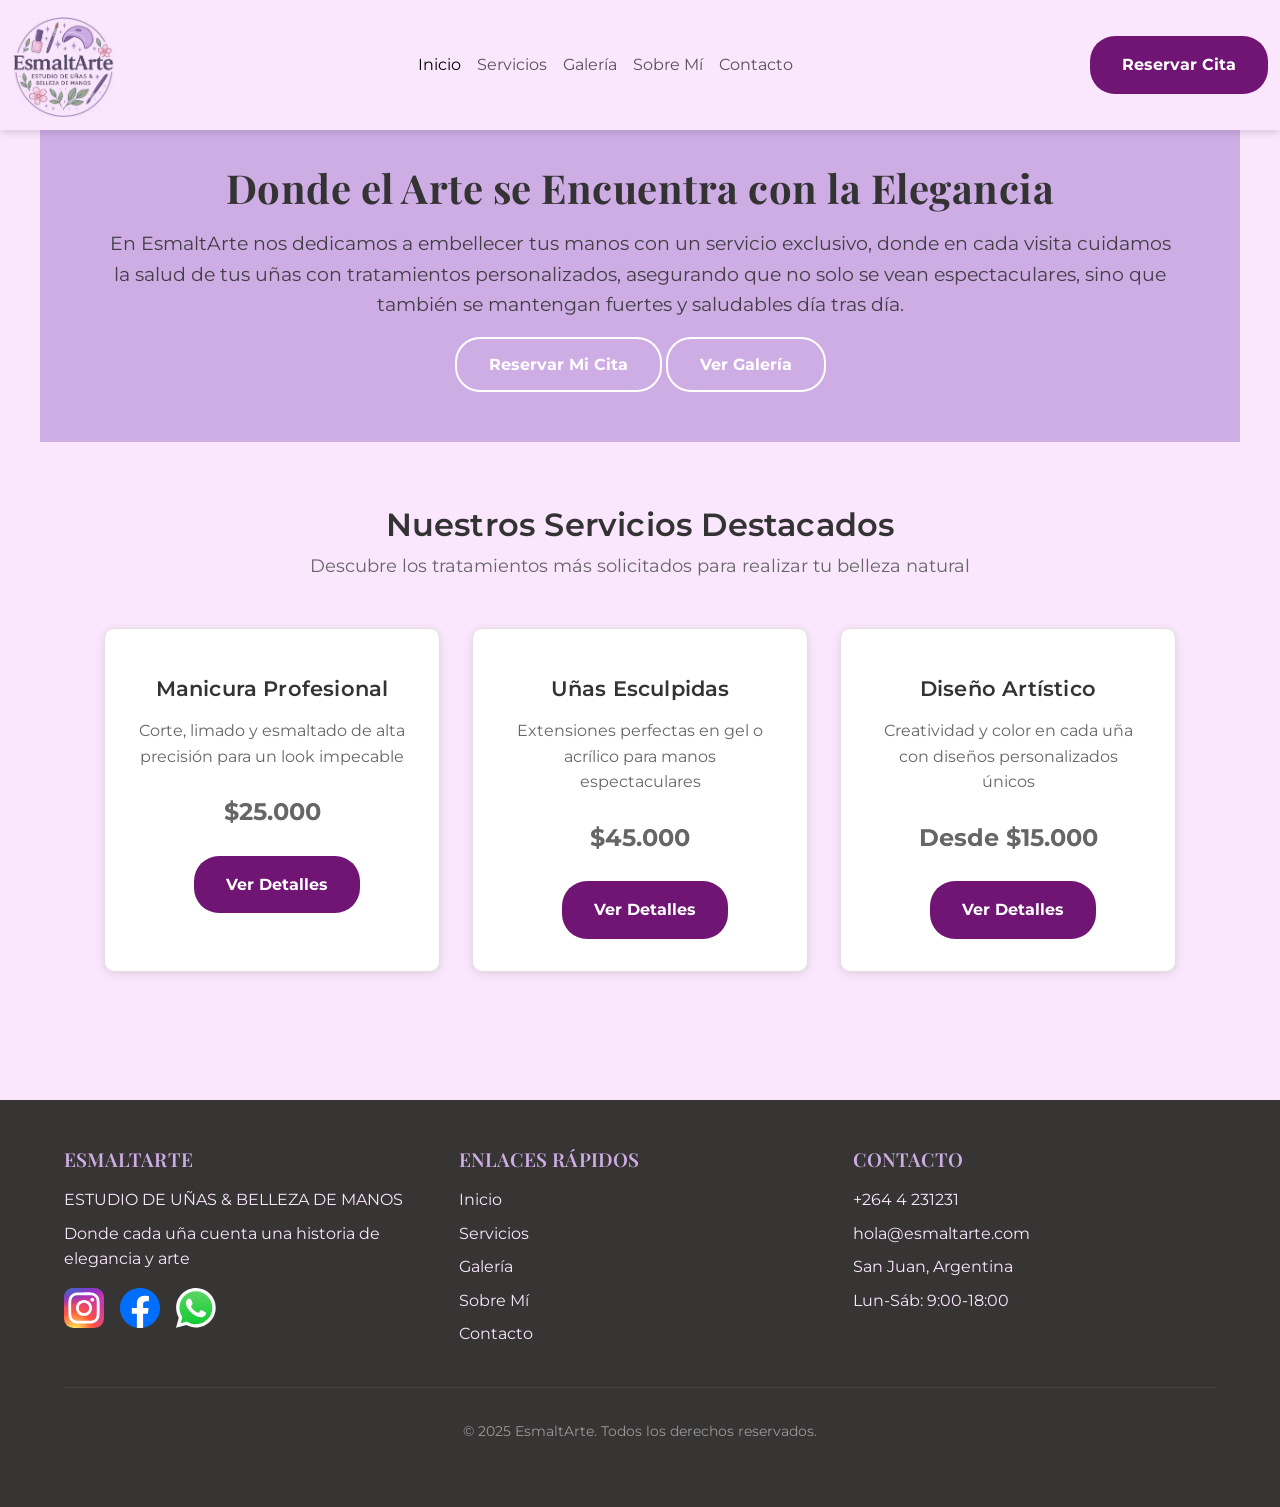
<file: index.html>
<!DOCTYPE html>
<html lang="es">

<head>
    <meta charset="UTF-8">
    <meta name="viewport" content="width=device-width, initial-scale=1.0">
    <meta name="description"
        content="EsmaltArte - Estudio profesional de uñas y belleza de manos en San Juan, Argentina. Manicura, uñas esculpidas, diseño artístico y más. Reserva tu cita hoy.">
    <title>EsmaltArte - Estudio de Uñas & Belleza de Manos</title>
    <!-- CSS de Bootstrap -->
    <link href="https://cdn.jsdelivr.net/npm/bootstrap@5.3.2/dist/css/bootstrap.min.css" rel="stylesheet"
        integrity="sha384-T3c6CoIi6uLrA9TneNEoa7RxnatzjcDSCmG1MXxSR1GAsXEV/Dwwykc2MPK8M2HN" crossorigin="anonymous">

    <!-- Favicon -->
    <link rel="icon" href="img/esmaltarte-sin-fondo.png.png" type="image/png">

    <!-- Google Fonts -->
    <link
        href="https://fonts.googleapis.com/css2?family=Montserrat:wght@300;400;600;700&family=Playfair+Display:wght@400;600;700&display=swap"
        rel="stylesheet">

    <!-- Enlace CSS -->
    <link rel="stylesheet" href="css/style.css">
</head>

<body>
    <header>
        <nav class="navbar navbar-expand-lg bg-body-tertiary">
            <div class="container-fluid">
                <a class="navbar-brand" href="index.html">
                    <img src="img/imgagos.jpg" alt="Logo EsmaltArte" style="height: 100px;"
                        class="d-inline-block align-text-top">
                </a>
                <button class="navbar-toggler" type="button" data-bs-toggle="collapse" data-bs-target="#navbarNav"
                    aria-controls="navbarNav" aria-expanded="false" aria-label="Toggle navigation">
                    <span class="navbar-toggler-icon"></span>
                </button>
                <div class="collapse navbar-collapse" id="navbarNav">
                    <ul class="navbar-nav mx-auto mb-2 mb-lg-0">
                        <li class="nav-item">
                            <a class="nav-link active" aria-current="page" href="index.html">Inicio</a>
                        </li>
                        <li class="nav-item">
                            <a class="nav-link" href="html/servicios.html">Servicios</a>
                        </li>
                        <li class="nav-item">
                            <a class="nav-link" href="html/galeria.html">Galería</a>
                        </li>
                        <li class="nav-item">
                            <a class="nav-link" href="html/sobremi.html">Sobre Mí</a>
                        </li>
                        <li class="nav-item">
                            <a class="nav-link" href="html/contacto.html">Contacto</a>
                        </li>
                    </ul>
                    <a href="html/contacto.html" class="btn-reserva">Reservar Cita</a>
                </div>
            </div>
        </nav>
    </header>

    <main>
        <section class="hero">
            <h1>Donde el Arte se Encuentra con la Elegancia</h1>
            <p>En EsmaltArte nos dedicamos a embellecer tus manos con un servicio exclusivo, donde en cada visita cuidamos la salud de tus uñas con tratamientos personalizados, asegurando que no solo se vean espectaculares, sino que también se mantengan fuertes y saludables día tras día.</p>
            <div>
                <a href="html/contacto.html" class="btn-hero">Reservar Mi Cita</a>
                <a href="html/galeria.html" class="btn-hero secundario">Ver Galería</a>
            </div>
        </section>

        <section id="servicios-destacados">
            <div class="page-header">
                <h2>Nuestros Servicios Destacados</h2>
                <p>Descubre los tratamientos más solicitados para realizar tu belleza natural</p>
            </div>
            <div class="servicios-grid">
                <article class="servicio-card">
                    <div class="servicio-icon"></div>
                    <h3>Manicura Profesional</h3>
                    <p>Corte, limado y esmaltado de alta precisión para un look impecable</p>
                    <p class="precio">$25.000</p>
                    <a href="html/servicios.html#manicura" class="btn-reserva">Ver Detalles</a>
                </article>
                <article class="servicio-card">
                    <div class="servicio-icon"></div>
                    <h3>Uñas Esculpidas</h3>
                    <p>Extensiones perfectas en gel o acrílico para manos espectaculares</p>
                    <p class="precio">$45.000</p>
                    <a href="html/servicios.html#esculpidas" class="btn-reserva">Ver Detalles</a>
                </article>
                <article class="servicio-card">
                    <div class="servicio-icon"></div>
                    <h3>Diseño Artístico</h3>
                    <p>Creatividad y color en cada uña con diseños personalizados únicos</p>
                    <p class="precio">Desde $15.000</p>
                    <a href="html/servicios.html#disenos" class="btn-reserva">Ver Detalles</a>
                </article>
            </div>
        </section>
    </main>

    <footer>
        <div class="footer-content">
            <div class="footer-section">
                <h3>EsmaltArte</h3>
                <p>ESTUDIO DE UÑAS & BELLEZA DE MANOS</p>
                <p>Donde cada uña cuenta una historia de elegancia y arte</p>
                <div class="social-links">
                    <a href="https://www.instagram.com/esmaltarte.nails_?igsh=MWdjZG96OWtseHlocg==" target="_blank" aria-label="Instagram"><svg xmlns="http://www.w3.org/2000/svg" width="40" height="40" viewBox="0 0 256 256"><g fill="none"><rect width="256" height="256" fill="url(#SVGWRUqebek)" rx="60"/><rect width="256" height="256" fill="url(#SVGfkNpldMH)" rx="60"/><path fill="#fff" d="M128.009 28c-27.158 0-30.567.119-41.233.604c-10.646.488-17.913 2.173-24.271 4.646c-6.578 2.554-12.157 5.971-17.715 11.531c-5.563 5.559-8.98 11.138-11.542 17.713c-2.48 6.36-4.167 13.63-4.646 24.271c-.477 10.667-.602 14.077-.602 41.236s.12 30.557.604 41.223c.49 10.646 2.175 17.913 4.646 24.271c2.556 6.578 5.973 12.157 11.533 17.715c5.557 5.563 11.136 8.988 17.709 11.542c6.363 2.473 13.631 4.158 24.275 4.646c10.667.485 14.073.604 41.23.604c27.161 0 30.559-.119 41.225-.604c10.646-.488 17.921-2.173 24.284-4.646c6.575-2.554 12.146-5.979 17.702-11.542c5.563-5.558 8.979-11.137 11.542-17.712c2.458-6.361 4.146-13.63 4.646-24.272c.479-10.666.604-14.066.604-41.225s-.125-30.567-.604-41.234c-.5-10.646-2.188-17.912-4.646-24.27c-2.563-6.578-5.979-12.157-11.542-17.716c-5.562-5.562-11.125-8.979-17.708-11.53c-6.375-2.474-13.646-4.16-24.292-4.647c-10.667-.485-14.063-.604-41.23-.604zm-8.971 18.021c2.663-.004 5.634 0 8.971 0c26.701 0 29.865.096 40.409.575c9.75.446 15.042 2.075 18.567 3.444c4.667 1.812 7.994 3.979 11.492 7.48c3.5 3.5 5.666 6.833 7.483 11.5c1.369 3.52 3 8.812 3.444 18.562c.479 10.542.583 13.708.583 40.396s-.104 29.855-.583 40.396c-.446 9.75-2.075 15.042-3.444 18.563c-1.812 4.667-3.983 7.99-7.483 11.488c-3.5 3.5-6.823 5.666-11.492 7.479c-3.521 1.375-8.817 3-18.567 3.446c-10.542.479-13.708.583-40.409.583c-26.702 0-29.867-.104-40.408-.583c-9.75-.45-15.042-2.079-18.57-3.448c-4.666-1.813-8-3.979-11.5-7.479s-5.666-6.825-7.483-11.494c-1.369-3.521-3-8.813-3.444-18.563c-.479-10.542-.575-13.708-.575-40.413s.096-29.854.575-40.396c.446-9.75 2.075-15.042 3.444-18.567c1.813-4.667 3.983-8 7.484-11.5s6.833-5.667 11.5-7.483c3.525-1.375 8.819-3 18.569-3.448c9.225-.417 12.8-.542 31.437-.563zm62.351 16.604c-6.625 0-12 5.37-12 11.996c0 6.625 5.375 12 12 12s12-5.375 12-12s-5.375-12-12-12zm-53.38 14.021c-28.36 0-51.354 22.994-51.354 51.355s22.994 51.344 51.354 51.344c28.361 0 51.347-22.983 51.347-51.344c0-28.36-22.988-51.355-51.349-51.355zm0 18.021c18.409 0 33.334 14.923 33.334 33.334c0 18.409-14.925 33.334-33.334 33.334s-33.333-14.925-33.333-33.334c0-18.411 14.923-33.334 33.333-33.334"/><defs><radialGradient id="SVGWRUqebek" cx="0" cy="0" r="1" gradientTransform="matrix(0 -253.715 235.975 0 68 275.717)" gradientUnits="userSpaceOnUse"><stop stop-color="#fd5"/><stop offset=".1" stop-color="#fd5"/><stop offset=".5" stop-color="#ff543e"/><stop offset="1" stop-color="#c837ab"/></radialGradient><radialGradient id="SVGfkNpldMH" cx="0" cy="0" r="1" gradientTransform="matrix(22.25952 111.2061 -458.39518 91.75449 -42.881 18.441)" gradientUnits="userSpaceOnUse"><stop stop-color="#3771c8"/><stop offset=".128" stop-color="#3771c8"/><stop offset="1" stop-color="#60f" stop-opacity="0"/></radialGradient></defs></g></svg></a>
                    <a href="#" aria-label="Facebook"><svg xmlns="http://www.w3.org/2000/svg" width="40" height="40" viewBox="0 0 256 256"><path fill="#006fff" d="M256 128C256 57.308 198.692 0 128 0S0 57.308 0 128c0 63.888 46.808 116.843 108 126.445V165H75.5v-37H108V99.8c0-32.08 19.11-49.8 48.348-49.8C170.352 50 185 52.5 185 52.5V84h-16.14C152.959 84 148 93.867 148 103.99V128h35.5l-5.675 37H148v89.445c61.192-9.602 108-62.556 108-126.445"/><path fill="#fff" d="m177.825 165l5.675-37H148v-24.01C148 93.866 152.959 84 168.86 84H185V52.5S170.352 50 156.347 50C127.11 50 108 67.72 108 99.8V128H75.5v37H108v89.445A129 129 0 0 0 128 256a129 129 0 0 0 20-1.555V165z"/></svg></a>
                    <a href="https://wa.link/v7lb01" aria-label="WhatsApp"><svg xmlns="http://www.w3.org/2000/svg" width="39.69" height="40" viewBox="0 0 256 258"><defs><linearGradient id="SVGBRLHCcSy" x1="50%" x2="50%" y1="100%" y2="0%"><stop offset="0%" stop-color="#0cca2d"/><stop offset="100%" stop-color="#60d669"/></linearGradient><linearGradient id="SVGHW6lecxh" x1="50%" x2="50%" y1="100%" y2="0%"><stop offset="0%" stop-color="#f9f9f9"/><stop offset="100%" stop-color="#fff"/></linearGradient></defs><path fill="url(#SVGBRLHCcSy)" d="M5.463 127.456c-.006 21.677 5.658 42.843 16.428 61.499L4.433 252.697l65.232-17.104a123 123 0 0 0 58.8 14.97h.054c67.815 0 123.018-55.183 123.047-123.01c.013-32.867-12.775-63.773-36.009-87.025c-23.23-23.25-54.125-36.061-87.043-36.076c-67.823 0-123.022 55.18-123.05 123.004"/><path fill="url(#SVGHW6lecxh)" d="M1.07 127.416c-.007 22.457 5.86 44.38 17.014 63.704L0 257.147l67.571-17.717c18.618 10.151 39.58 15.503 60.91 15.511h.055c70.248 0 127.434-57.168 127.464-127.423c.012-34.048-13.236-66.065-37.3-90.15C194.633 13.286 162.633.014 128.536 0C58.276 0 1.099 57.16 1.071 127.416m40.24 60.376l-2.523-4.005c-10.606-16.864-16.204-36.352-16.196-56.363C22.614 69.029 70.138 21.52 128.576 21.52c28.3.012 54.896 11.044 74.9 31.06c20.003 20.018 31.01 46.628 31.003 74.93c-.026 58.395-47.551 105.91-105.943 105.91h-.042c-19.013-.01-37.66-5.116-53.922-14.765l-3.87-2.295l-40.098 10.513z"/><path fill="#fff" d="M96.678 74.148c-2.386-5.303-4.897-5.41-7.166-5.503c-1.858-.08-3.982-.074-6.104-.074c-2.124 0-5.575.799-8.492 3.984c-2.92 3.188-11.148 10.892-11.148 26.561s11.413 30.813 13.004 32.94c1.593 2.123 22.033 35.307 54.405 48.073c26.904 10.609 32.379 8.499 38.218 7.967c5.84-.53 18.844-7.702 21.497-15.139c2.655-7.436 2.655-13.81 1.859-15.142c-.796-1.327-2.92-2.124-6.105-3.716s-18.844-9.298-21.763-10.361c-2.92-1.062-5.043-1.592-7.167 1.597c-2.124 3.184-8.223 10.356-10.082 12.48c-1.857 2.129-3.716 2.394-6.9.801c-3.187-1.598-13.444-4.957-25.613-15.806c-9.468-8.442-15.86-18.867-17.718-22.056c-1.858-3.184-.199-4.91 1.398-6.497c1.431-1.427 3.186-3.719 4.78-5.578c1.588-1.86 2.118-3.187 3.18-5.311c1.063-2.126.531-3.986-.264-5.579c-.798-1.593-6.987-17.343-9.819-23.64"/></svg></a>
                </div>
            </div>
            <div class="footer-section">
                <h3>Enlaces Rápidos</h3>
                <a href="index.html">Inicio</a>
                <a href="html/servicios.html">Servicios</a>
                <a href="html/galeria.html">Galería</a>
                <a href="html/sobremi.html">Sobre Mí</a>
                <a href="html/contacto.html">Contacto</a>
            </div>
            <div class="footer-section">
                <h3>Contacto</h3>
                <p> +264 4 231231</p>
                <p> hola@esmaltarte.com</p>
                <p> San Juan, Argentina</p>
                <p> Lun-Sáb: 9:00-18:00</p>
            </div>
        </div>
        <div class="copyright">
            <p>&copy; 2025 EsmaltArte. Todos los derechos reservados.</p>
        </div>
    </footer>

    <!-- Bootstrap bundle (incluye Popper) -->
    <script src="https://cdn.jsdelivr.net/npm/bootstrap@5.3.2/dist/js/bootstrap.bundle.min.js"></script>
</body>

</html>
</file>
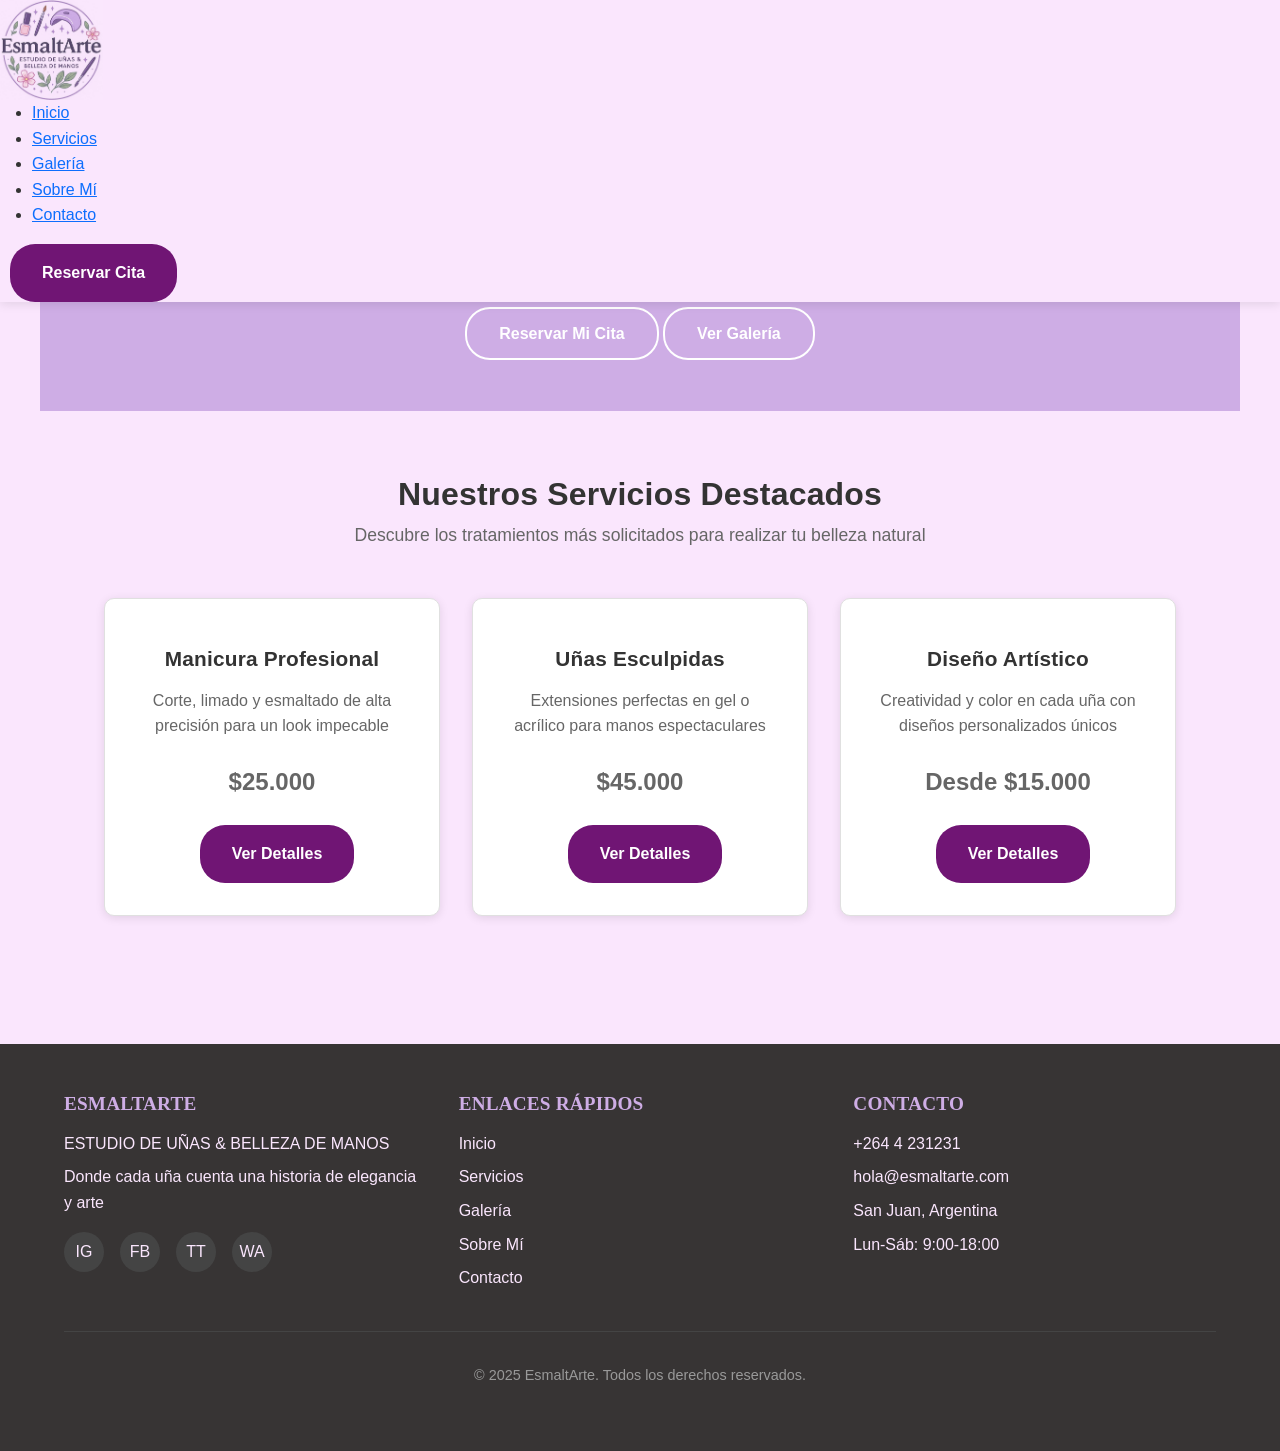
<file: html/index.html>
<!DOCTYPE html>
<html lang="es">

<head>
    <meta charset="UTF-8">
    <meta name="viewport" content="width=device-width, initial-scale=1.0">
    <title>EsmaltArte - Estudio de Uñas & Belleza de Manos</title>
    <!-- CSS de Bootstrap -->
    <link href="https://cdn.jsdelivr.net/npm/bootstrap@5.3.2/dist/css/bootstrap.min.css" rel="stylesheet"
        integrity="sha384-T3c6CoIi6uLrA9TneNEoa7RxnatzjcDSCmG1MXxSR1GAsXEV/Dwwykc2MPK8M2HN" crossorigin="anonymous">

    <!-- Enlace CSS -->
    <link rel="stylesheet" href="../css/style.css">
</head>

<body>
    <header>
        <div class="nav-container">
            <div class="logo">
                <img src="../img/imgagos.jpg" alt="Logo EsmaltArte" style="height: 100px; margin-top: 0px;">
            </div>
            <nav>
                <ul>
                    <li><a href="index.html" class="activo">Inicio</a></li>
                    <li><a href="servicios.html">Servicios</a></li>
                    <li><a href="galeria.html">Galería</a></li>
                    <li><a href="sobremi.html">Sobre Mí</a></li>
                    <li><a href="contacto.html">Contacto</a></li>
                </ul>
            </nav>
            <!-- Boton Reserva-->
            <a href="contacto.html" class="btn-reserva">Reservar Cita</a>
        </div>
    </header>

    <main>
        <section class="hero">
            <h1>Donde el Arte se Encuentra con la Elegancia</h1>
            <p>Lorem ipsum dolor sit, amet consectetur adipisicing elit. Qui deserunt necessitatibus porro et iusto,
                doloribus laboriosam totam aliquam fugiat libero optio nihil, quis architecto dicta maiores, modi quia
                debitis? Odit.</p>
            <div>
                <a href="contacto.html" class="btn-hero">Reservar Mi Cita</a>
                <a href="galeria.html" class="btn-hero secundario">Ver Galería</a>
            </div>
        </section>

        <section id="servicios-destacados">
            <div class="page-header">
                <h2>Nuestros Servicios Destacados</h2>
                <p>Descubre los tratamientos más solicitados para realizar tu belleza natural</p>
            </div>
            <div class="servicios-grid">
                <article class="servicio-card">
                    <div class="servicio-icon"></div>
                    <h3>Manicura Profesional</h3>
                    <p>Corte, limado y esmaltado de alta precisión para un look impecable</p>
                    <p class="precio">$25.000</p>
                    <a href="servicios.html#manicura" class="btn-reserva">Ver Detalles</a>
                </article>
                <article class="servicio-card">
                    <div class="servicio-icon"></div>
                    <h3>Uñas Esculpidas</h3>
                    <p>Extensiones perfectas en gel o acrílico para manos espectaculares</p>
                    <p class="precio">$45.000</p>
                    <a href="servicios.html#esculpidas" class="btn-reserva">Ver Detalles</a>
                </article>
                <article class="servicio-card">
                    <div class="servicio-icon"></div>
                    <h3>Diseño Artístico</h3>
                    <p>Creatividad y color en cada uña con diseños personalizados únicos</p>
                    <p class="precio">Desde $15.000</p>
                    <a href="servicios.html#disenos" class="btn-reserva">Ver Detalles</a>
                </article>
            </div>
        </section>
    </main>

    <footer>
        <div class="footer-content">
            <div class="footer-section">
                <h3>EsmaltArte</h3>
                <p>ESTUDIO DE UÑAS & BELLEZA DE MANOS</p>
                <p>Donde cada uña cuenta una historia de elegancia y arte</p>
                <div class="social-links">
                    <a href="https://www.instagram.com/esmaltarte.nails_?igsh=MWdjZG96OWtseHlocg==" target="_blank"
                        arial-label="Instagram">IG</a>
                    <a href="#" aria-label="Facebook">FB</a>
                    <a href="#" aria-label="TikTok">TT</a>
                    <a href="#" aria-label="WhatsApp">WA</a>
                </div>
            </div>
            <div class="footer-section">
                <h3>Enlaces Rápidos</h3>
                <a href="index.html">Inicio</a>
                <a href="servicios.html">Servicios</a>
                <a href="galeria.html">Galería</a>
                <a href="sobremi.html">Sobre Mí</a>
                <a href="contacto.html">Contacto</a>
            </div>
            <div class="footer-section">
                <h3>Contacto</h3>
                <p> +264 4 231231</p>
                <p> hola@esmaltarte.com</p>
                <p> San Juan, Argentina</p>
                <p> Lun-Sáb: 9:00-18:00</p>
            </div>
        </div>
        <div class="copyright">
            <p>&copy; 2025 EsmaltArte. Todos los derechos reservados.</p>
        </div>
    </footer>

    <!-- Scripts de Bootstrap -->
    <script src="https://cdn.jsdelivr.net/npm/@popperjs/core@2.11.8/dist/umd/popper.min.js"
        integrity="sha384-I7E8VVD/ismYTF4hNIPjVp/Zjvgyol6VFvRkX/vR+Vc4jQkC+hVqc2pM8ODewa9r"
        crossorigin="anonymous"></script>
    <script src="https://cdn.jsdelivr.net/npm/bootstrap@5.3.2/dist/js/bootstrap.min.js"
        integrity="sha384-BBtl+eGJRgqQAUMxJ7pMwbEyER4l1g+O15P+16Ep7Q9Q+zqX6gSbd85u4mG4QzX+"
        crossorigin="anonymous"></script>
</body>

</html>
</file>
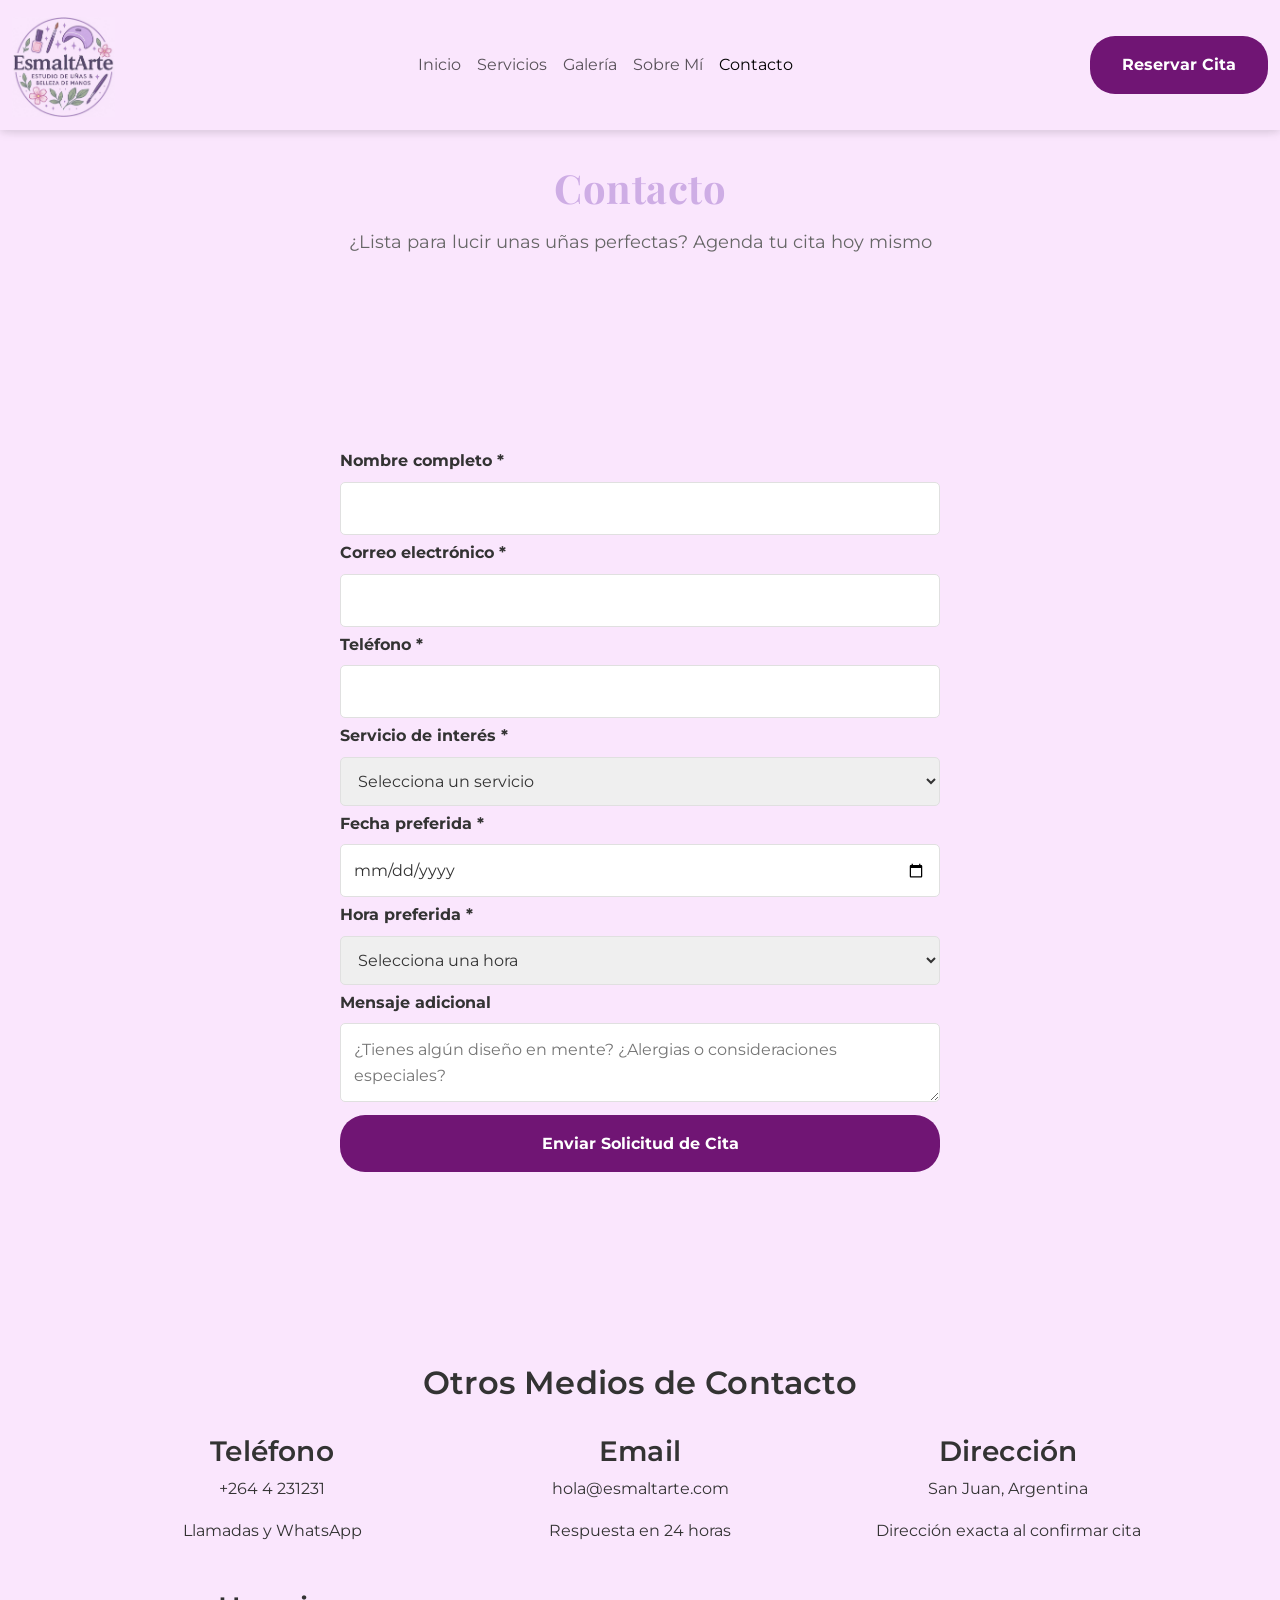
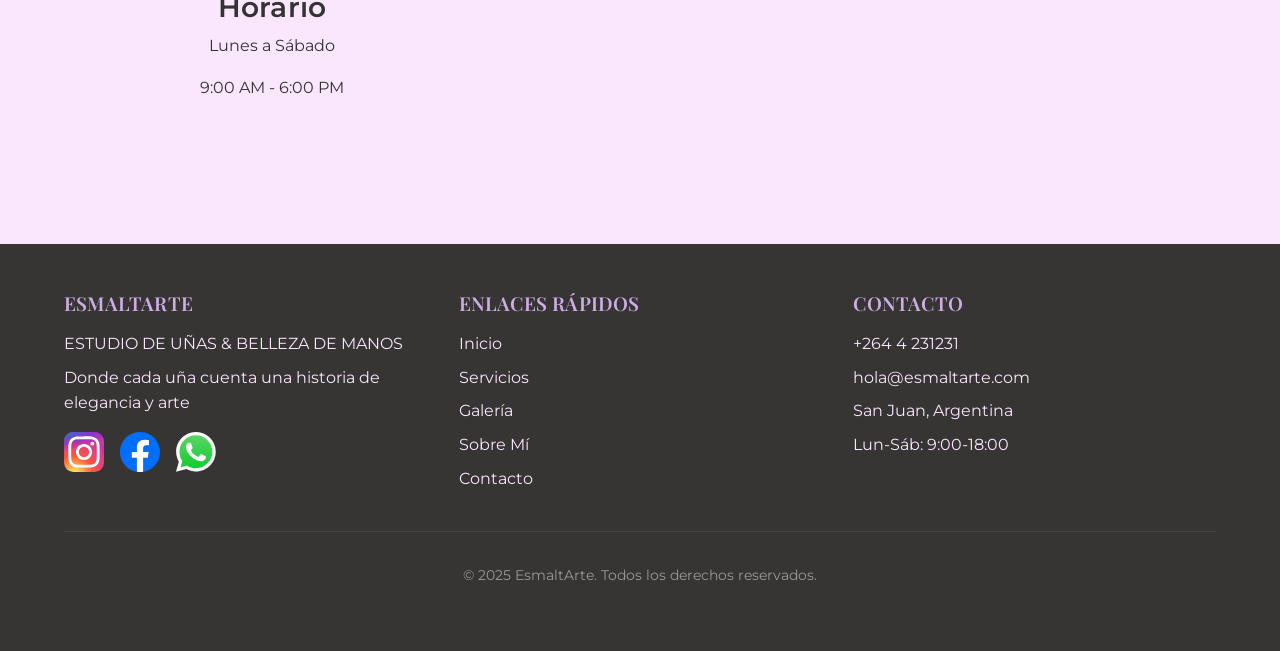
<file: html/contacto.html>
<!DOCTYPE html>
<html lang="es">

<head>
    <meta charset="UTF-8">
    <meta name="viewport" content="width=device-width, initial-scale=1.0">
    <title>Contacto - EsmaltArte</title>
    <!-- Favicon -->
    <link rel="icon" href="../img/esmaltarte-sin-fondo.png.png" type="image/png">
    <!-- CSS de Bootstrap -->
    <link href="https://cdn.jsdelivr.net/npm/bootstrap@5.3.2/dist/css/bootstrap.min.css" rel="stylesheet">
    <!-- Google Fonts -->
    <link
        href="https://fonts.googleapis.com/css2?family=Montserrat:wght@300;400;600;700&family=Playfair+Display:wght@400;600;700&display=swap"
        rel="stylesheet">
    <!-- CSS personalizado -->
    <link rel="stylesheet" href="../css/style.css">
</head>

<body>
    <header>
        <nav class="navbar navbar-expand-lg">
            <div class="container-fluid">
                <a class="navbar-brand" href="../index.html">
                    <img src="../img/imgagos.jpg" alt="Logo EsmaltArte" style="height:100px;"
                        class="d-inline-block align-text-top">
                </a>
                <button class="navbar-toggler" type="button" data-bs-toggle="collapse"
                    data-bs-target="#navbarNavContacto" aria-controls="navbarNavContacto" aria-expanded="false"
                    aria-label="Toggle navigation">
                    <span class="navbar-toggler-icon"></span>
                </button>
                <div class="collapse navbar-collapse" id="navbarNavContacto">
                    <ul class="navbar-nav mx-auto mb-2 mb-lg-0">
                        <li class="nav-item">
                            <a class="nav-link" href="../index.html">Inicio</a>
                        </li>
                        <li class="nav-item">
                            <a class="nav-link" href="servicios.html">Servicios</a>
                        </li>
                        <li class="nav-item">
                            <a class="nav-link" href="galeria.html">Galería</a>
                        </li>
                        <li class="nav-item">
                            <a class="nav-link" href="sobremi.html">Sobre Mí</a>
                        </li>
                        <li class="nav-item">
                            <a class="nav-link active" aria-current="page" href="contacto.html">Contacto</a>
                        </li>
                    </ul>
                    <a href="contacto.html" class="btn-reserva">Reservar Cita</a>
                </div>
            </div>
        </nav>
    </header>

    <main>
        <section class="page-header">
            <h1>Contacto</h1>
            <p>¿Lista para lucir unas uñas perfectas? Agenda tu cita hoy mismo</p>
        </section>

        <section id="formulario-contacto">
            <div class="form-contacto">
                <form action="#" method="POST" id="formulario-cita">
                    <div class="form-group">
                        <label for="nombre">Nombre completo *</label>
                        <input type="text" id="nombre" name="nombre" required>
                    </div>

                    <div class="form-group">
                        <label for="email">Correo electrónico *</label>
                        <input type="email" id="email" name="email" required>
                    </div>

                    <div class="form-group">
                        <label for="telefono">Teléfono *</label>
                        <input type="tel" id="telefono" name="telefono" required>
                    </div>

                    <div class="form-group">
                        <label for="servicio">Servicio de interés *</label>
                        <select id="servicio" name="servicio" required>
                            <option value="">Selecciona un servicio</option>
                            <option value="manicura">Manicura Básica - $25.000</option>
                            <option value="esculpidas">Uñas Esculpidas Gel - $65.000</option>
                            <option value="acrilicas">Uñas Acrílicas - $55.000</option>
                            <option value="pedicura">Pedicura Spa - $35.000</option>
                            <option value="diseno">Diseño Artístico - Desde $15.000</option>
                            <option value="retiro">Retiro Profesional - $15.000</option>
                            <option value="consulta">Consulta Personalizada</option>
                        </select>
                    </div>

                    <div class="form-group">
                        <label for="fecha">Fecha preferida *</label>
                        <input type="date" id="fecha" name="fecha" required>
                    </div>

                    <div class="form-group">
                        <label for="hora">Hora preferida *</label>
                        <select id="hora" name="hora" required>
                            <option value="">Selecciona una hora</option>
                            <option value="09:00">9:00 AM</option>
                            <option value="10:00">10:00 AM</option>
                            <option value="11:00">11:00 AM</option>
                            <option value="12:00">12:00 PM</option>
                            <option value="13:00">1:00 PM</option>
                            <option value="14:00">2:00 PM</option>
                            <option value="15:00">3:00 PM</option>
                            <option value="16:00">4:00 PM</option>
                            <option value="17:00">5:00 PM</option>
                        </select>
                    </div>

                    <div class="form-group">
                        <label for="mensaje">Mensaje adicional</label>
                        <textarea id="mensaje" name="mensaje"
                            placeholder="¿Tienes algún diseño en mente? ¿Alergias o consideraciones especiales?"></textarea>
                    </div>

                    <button type="submit" class="btn-enviar">Enviar Solicitud de Cita</button>
                </form>
            </div>
        </section>

        <section id="informacion-contacto" style="margin-top: 4rem;">
            <div style="text-align: center;">
                <h2>Otros Medios de Contacto</h2>
                <div
                    style="display: grid; grid-template-columns: repeat(auto-fit, minmax(250px, 1fr)); gap: 2rem; margin-top: 2rem;">
                    <div style="text-align: center;">
                        <h3> Teléfono</h3>
                        <p>+264 4 231231</p>
                        <p>Llamadas y WhatsApp</p>
                    </div>
                    <div style="text-align: center;">
                        <h3> Email</h3>
                        <p>hola@esmaltarte.com</p>
                        <p>Respuesta en 24 horas</p>
                    </div>
                    <div style="text-align: center;">
                        <h3> Dirección</h3>
                        <p>San Juan, Argentina</p>
                        <p>Dirección exacta al confirmar cita</p>
                    </div>
                    <div style="text-align: center;">
                        <h3> Horario</h3>
                        <p>Lunes a Sábado</p>
                        <p>9:00 AM - 6:00 PM</p>
                    </div>
                </div>
            </div>
        </section>
    </main>

    <footer>
        <div class="footer-content">
            <div class="footer-section">
                <h3>EsmaltArte</h3>
                <p>ESTUDIO DE UÑAS & BELLEZA DE MANOS</p>
                <p>Donde cada uña cuenta una historia de elegancia y arte</p>
                 <div class="social-links">
                    <a href="https://www.instagram.com/esmaltarte.nails_?igsh=MWdjZG96OWtseHlocg==" target="_blank" aria-label="Instagram"><svg xmlns="http://www.w3.org/2000/svg" width="40" height="40" viewBox="0 0 256 256"><g fill="none"><rect width="256" height="256" fill="url(#SVGWRUqebek)" rx="60"/><rect width="256" height="256" fill="url(#SVGfkNpldMH)" rx="60"/><path fill="#fff" d="M128.009 28c-27.158 0-30.567.119-41.233.604c-10.646.488-17.913 2.173-24.271 4.646c-6.578 2.554-12.157 5.971-17.715 11.531c-5.563 5.559-8.98 11.138-11.542 17.713c-2.48 6.36-4.167 13.63-4.646 24.271c-.477 10.667-.602 14.077-.602 41.236s.12 30.557.604 41.223c.49 10.646 2.175 17.913 4.646 24.271c2.556 6.578 5.973 12.157 11.533 17.715c5.557 5.563 11.136 8.988 17.709 11.542c6.363 2.473 13.631 4.158 24.275 4.646c10.667.485 14.073.604 41.23.604c27.161 0 30.559-.119 41.225-.604c10.646-.488 17.921-2.173 24.284-4.646c6.575-2.554 12.146-5.979 17.702-11.542c5.563-5.558 8.979-11.137 11.542-17.712c2.458-6.361 4.146-13.63 4.646-24.272c.479-10.666.604-14.066.604-41.225s-.125-30.567-.604-41.234c-.5-10.646-2.188-17.912-4.646-24.27c-2.563-6.578-5.979-12.157-11.542-17.716c-5.562-5.562-11.125-8.979-17.708-11.53c-6.375-2.474-13.646-4.16-24.292-4.647c-10.667-.485-14.063-.604-41.23-.604zm-8.971 18.021c2.663-.004 5.634 0 8.971 0c26.701 0 29.865.096 40.409.575c9.75.446 15.042 2.075 18.567 3.444c4.667 1.812 7.994 3.979 11.492 7.48c3.5 3.5 5.666 6.833 7.483 11.5c1.369 3.52 3 8.812 3.444 18.562c.479 10.542.583 13.708.583 40.396s-.104 29.855-.583 40.396c-.446 9.75-2.075 15.042-3.444 18.563c-1.812 4.667-3.983 7.99-7.483 11.488c-3.5 3.5-6.823 5.666-11.492 7.479c-3.521 1.375-8.817 3-18.567 3.446c-10.542.479-13.708.583-40.409.583c-26.702 0-29.867-.104-40.408-.583c-9.75-.45-15.042-2.079-18.57-3.448c-4.666-1.813-8-3.979-11.5-7.479s-5.666-6.825-7.483-11.494c-1.369-3.521-3-8.813-3.444-18.563c-.479-10.542-.575-13.708-.575-40.413s.096-29.854.575-40.396c.446-9.75 2.075-15.042 3.444-18.567c1.813-4.667 3.983-8 7.484-11.5s6.833-5.667 11.5-7.483c3.525-1.375 8.819-3 18.569-3.448c9.225-.417 12.8-.542 31.437-.563zm62.351 16.604c-6.625 0-12 5.37-12 11.996c0 6.625 5.375 12 12 12s12-5.375 12-12s-5.375-12-12-12zm-53.38 14.021c-28.36 0-51.354 22.994-51.354 51.355s22.994 51.344 51.354 51.344c28.361 0 51.347-22.983 51.347-51.344c0-28.36-22.988-51.355-51.349-51.355zm0 18.021c18.409 0 33.334 14.923 33.334 33.334c0 18.409-14.925 33.334-33.334 33.334s-33.333-14.925-33.333-33.334c0-18.411 14.923-33.334 33.333-33.334"/><defs><radialGradient id="SVGWRUqebek" cx="0" cy="0" r="1" gradientTransform="matrix(0 -253.715 235.975 0 68 275.717)" gradientUnits="userSpaceOnUse"><stop stop-color="#fd5"/><stop offset=".1" stop-color="#fd5"/><stop offset=".5" stop-color="#ff543e"/><stop offset="1" stop-color="#c837ab"/></radialGradient><radialGradient id="SVGfkNpldMH" cx="0" cy="0" r="1" gradientTransform="matrix(22.25952 111.2061 -458.39518 91.75449 -42.881 18.441)" gradientUnits="userSpaceOnUse"><stop stop-color="#3771c8"/><stop offset=".128" stop-color="#3771c8"/><stop offset="1" stop-color="#60f" stop-opacity="0"/></radialGradient></defs></g></svg></a>
                    <a href="#" aria-label="Facebook"><svg xmlns="http://www.w3.org/2000/svg" width="40" height="40" viewBox="0 0 256 256"><path fill="#006fff" d="M256 128C256 57.308 198.692 0 128 0S0 57.308 0 128c0 63.888 46.808 116.843 108 126.445V165H75.5v-37H108V99.8c0-32.08 19.11-49.8 48.348-49.8C170.352 50 185 52.5 185 52.5V84h-16.14C152.959 84 148 93.867 148 103.99V128h35.5l-5.675 37H148v89.445c61.192-9.602 108-62.556 108-126.445"/><path fill="#fff" d="m177.825 165l5.675-37H148v-24.01C148 93.866 152.959 84 168.86 84H185V52.5S170.352 50 156.347 50C127.11 50 108 67.72 108 99.8V128H75.5v37H108v89.445A129 129 0 0 0 128 256a129 129 0 0 0 20-1.555V165z"/></svg></a>
                    <a href="https://wa.link/v7lb01" aria-label="WhatsApp"><svg xmlns="http://www.w3.org/2000/svg" width="39.69" height="40" viewBox="0 0 256 258"><defs><linearGradient id="SVGBRLHCcSy" x1="50%" x2="50%" y1="100%" y2="0%"><stop offset="0%" stop-color="#0cca2d"/><stop offset="100%" stop-color="#60d669"/></linearGradient><linearGradient id="SVGHW6lecxh" x1="50%" x2="50%" y1="100%" y2="0%"><stop offset="0%" stop-color="#f9f9f9"/><stop offset="100%" stop-color="#fff"/></linearGradient></defs><path fill="url(#SVGBRLHCcSy)" d="M5.463 127.456c-.006 21.677 5.658 42.843 16.428 61.499L4.433 252.697l65.232-17.104a123 123 0 0 0 58.8 14.97h.054c67.815 0 123.018-55.183 123.047-123.01c.013-32.867-12.775-63.773-36.009-87.025c-23.23-23.25-54.125-36.061-87.043-36.076c-67.823 0-123.022 55.18-123.05 123.004"/><path fill="url(#SVGHW6lecxh)" d="M1.07 127.416c-.007 22.457 5.86 44.38 17.014 63.704L0 257.147l67.571-17.717c18.618 10.151 39.58 15.503 60.91 15.511h.055c70.248 0 127.434-57.168 127.464-127.423c.012-34.048-13.236-66.065-37.3-90.15C194.633 13.286 162.633.014 128.536 0C58.276 0 1.099 57.16 1.071 127.416m40.24 60.376l-2.523-4.005c-10.606-16.864-16.204-36.352-16.196-56.363C22.614 69.029 70.138 21.52 128.576 21.52c28.3.012 54.896 11.044 74.9 31.06c20.003 20.018 31.01 46.628 31.003 74.93c-.026 58.395-47.551 105.91-105.943 105.91h-.042c-19.013-.01-37.66-5.116-53.922-14.765l-3.87-2.295l-40.098 10.513z"/><path fill="#fff" d="M96.678 74.148c-2.386-5.303-4.897-5.41-7.166-5.503c-1.858-.08-3.982-.074-6.104-.074c-2.124 0-5.575.799-8.492 3.984c-2.92 3.188-11.148 10.892-11.148 26.561s11.413 30.813 13.004 32.94c1.593 2.123 22.033 35.307 54.405 48.073c26.904 10.609 32.379 8.499 38.218 7.967c5.84-.53 18.844-7.702 21.497-15.139c2.655-7.436 2.655-13.81 1.859-15.142c-.796-1.327-2.92-2.124-6.105-3.716s-18.844-9.298-21.763-10.361c-2.92-1.062-5.043-1.592-7.167 1.597c-2.124 3.184-8.223 10.356-10.082 12.48c-1.857 2.129-3.716 2.394-6.9.801c-3.187-1.598-13.444-4.957-25.613-15.806c-9.468-8.442-15.86-18.867-17.718-22.056c-1.858-3.184-.199-4.91 1.398-6.497c1.431-1.427 3.186-3.719 4.78-5.578c1.588-1.86 2.118-3.187 3.18-5.311c1.063-2.126.531-3.986-.264-5.579c-.798-1.593-6.987-17.343-9.819-23.64"/></svg></a>
                </div>
            </div>
            <div class="footer-section">
                <h3>Enlaces Rápidos</h3>
                <a href="../index.html">Inicio</a>
                <a href="servicios.html">Servicios</a>
                <a href="galeria.html">Galería</a>
                <a href="sobremi.html">Sobre Mí</a>
                <a href="contacto.html">Contacto</a>
            </div>
            <div class="footer-section">
                <h3>Contacto</h3>
                <p> +264 4 231231</p>
                <p> hola@esmaltarte.com</p>
                <p> San Juan, Argentina</p>
                <p> Lun-Sáb: 9:00-18:00</p>
            </div>
        </div>
        <div class="copyright">
            <p>&copy; 2025 EsmaltArte. Todos los derechos reservados.</p>
        </div>
    </footer>

    <!-- Bootstrap bundle (incluye Popper) -->
    <script src="https://cdn.jsdelivr.net/npm/bootstrap@5.3.2/dist/js/bootstrap.bundle.min.js"></script>
</body>

</html>
</file>
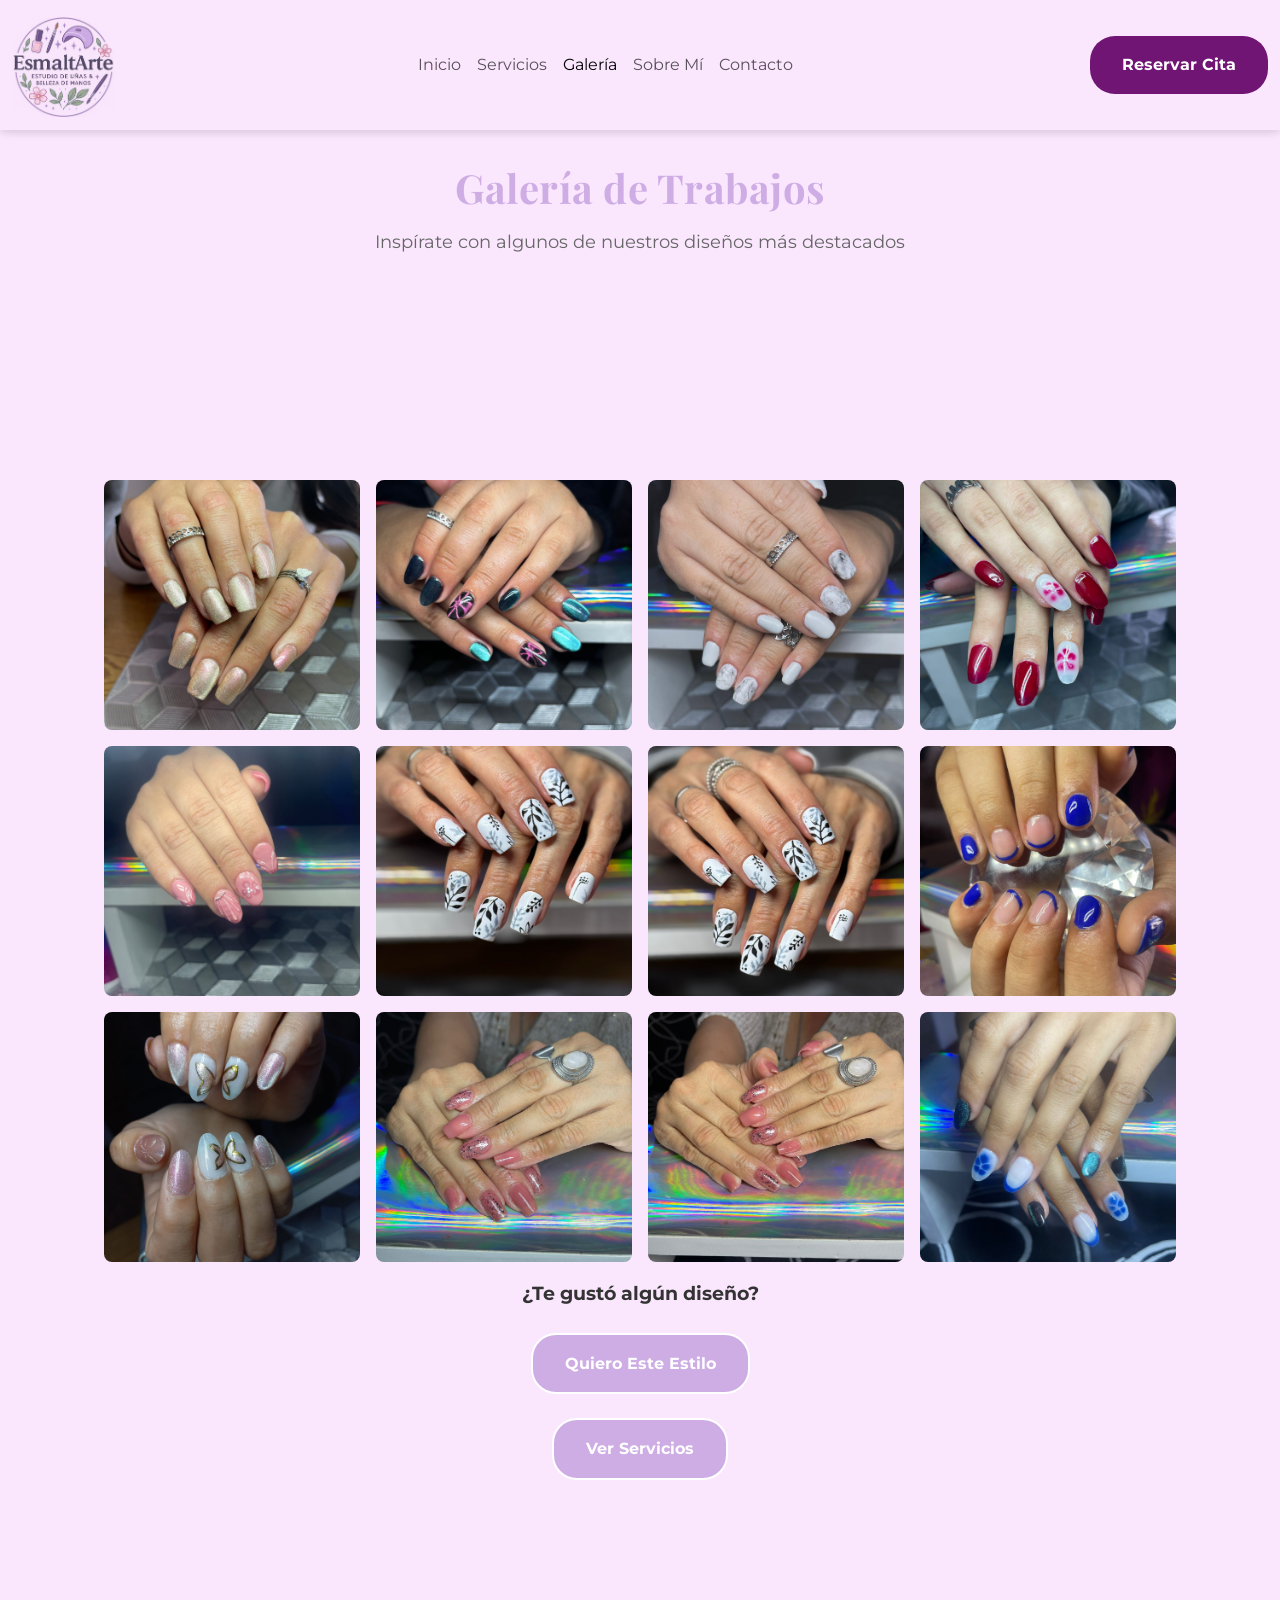
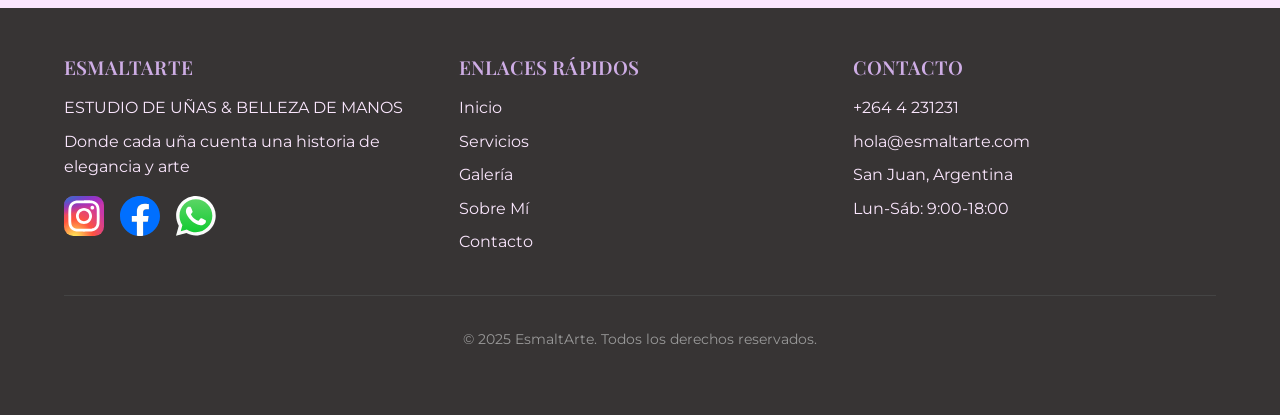
<file: html/galeria.html>
<!DOCTYPE html>
<html lang="es">

<head>
    <meta charset="UTF-8">
    <meta name="viewport" content="width=device-width, initial-scale=1.0">
    <title>Galería - EsmaltArte</title>
    <!-- Favicon -->
    <link rel="icon" href="../img/esmaltarte-sin-fondo.png.png" type="image/png">
    <!-- CSS de Bootstrap -->
    <link href="https://cdn.jsdelivr.net/npm/bootstrap@5.3.2/dist/css/bootstrap.min.css" rel="stylesheet">
    <!-- Google Fonts -->
    <link
        href="https://fonts.googleapis.com/css2?family=Montserrat:wght@300;400;600;700&family=Playfair+Display:wght@400;600;700&display=swap"
        rel="stylesheet">
    <!-- CSS personalizado -->
    <link rel="stylesheet" href="../css/style.css">
</head>

<body>
    <header>
        <nav class="navbar navbar-expand-lg">
            <div class="container-fluid">
                <a class="navbar-brand" href="../index.html">
                    <img src="../img/imgagos.jpg" alt="Logo EsmaltArte" style="height: 100px;"
                        class="d-inline-block align-text-top">
                </a>
                <button class="navbar-toggler" type="button" data-bs-toggle="collapse"
                    data-bs-target="#navbarNavGaleria" aria-controls="navbarNavGaleria" aria-expanded="false"
                    aria-label="Toggle navigation">
                    <span class="navbar-toggler-icon"></span>
                </button>
                <div class="collapse navbar-collapse" id="navbarNavGaleria">
                    <ul class="navbar-nav mx-auto mb-2 mb-lg-0">
                        <li class="nav-item">
                            <a class="nav-link" href="../index.html">Inicio</a>
                        </li>
                        <li class="nav-item">
                            <a class="nav-link" href="servicios.html">Servicios</a>
                        </li>
                        <li class="nav-item">
                            <a class="nav-link active" aria-current="page" href="galeria.html">Galería</a>
                        </li>
                        <li class="nav-item">
                            <a class="nav-link" href="sobremi.html">Sobre Mí</a>
                        </li>
                        <li class="nav-item">
                            <a class="nav-link" href="contacto.html">Contacto</a>
                        </li>
                    </ul>
                    <a href="contacto.html" class="btn-reserva">Reservar Cita</a>
                </div>
            </div>
        </nav>
    </header>

    <main>
        <section class="page-header">
            <h1>Galería de Trabajos</h1>
            <p>Inspírate con algunos de nuestros diseños más destacados</p>
        </section>

        <section id="galeria-completa">
            <div class="galeria-grid">
                <div class="galeria-item">
                    <img src="../img/ej1.jpg" alt="Manicura French Elegante">
                </div>
                <div class="galeria-item">
                    <img src="../img/ej2.jpg" alt="Uñas Ojo de Gato">
                </div>
                <div class="galeria-item">
                    <img src="../img/ej3.jpg" alt="Uñas Diseño Marmolado">
                </div>
                <div class="galeria-item">
                    <img src="../img/ej4.jpg" alt="Uñas Gel con Brillo">
                </div>
                <div class="galeria-item">
                    <img src="../img/ej5.jpg" alt="Uñas Acrílicas Tono Otoño">
                </div>
                <div class="galeria-item">
                    <img src="../img/ej6.jpg" alt="Diseño Esculpidas Relieve 3D">
                </div>
                <div class="galeria-item">
                    <img src="../img/ej7.jpg" alt="Diseño Primavera Vibrante">
                </div>
                <div class="galeria-item">
                    <img src="../img/ej8.jpg" alt="Diseño Francesita Azul">
                </div>
                <div class="galeria-item">
                    <img src="../img/ej9.jpg" alt="Diseño Mariposas">
                </div>
                <div class="galeria-item">
                    <img src="../img/ej10.jpg" alt="Uñas Esculpidas con Brillo">
                </div>
                <div class="galeria-item">
                    <img src="../img/ej11.jpg" alt="Manicura Clásica Roja">
                </div>
                <div class="galeria-item">
                    <img src="../img/ej12.jpg" alt="Diseño Geométrico Moderno">
                </div>

            </div>

            <div style="text-align: center; margin-top: 1rem;" class="galeria-cta">
                <p><strong>¿Te gustó algún diseño?</strong></p>
                <a href="contacto.html" class="btn-hero">Quiero Este Estilo</a>
                <a href="servicios.html" class="btn-hero secundario">Ver Servicios</a>
            </div>
        </section>
    </main>

    <footer>
        <div class="footer-content">
            <div class="footer-section">
                <h3>EsmaltArte</h3>
                <p>ESTUDIO DE UÑAS & BELLEZA DE MANOS</p>
                <p>Donde cada uña cuenta una historia de elegancia y arte</p>
                <div class="social-links">
                    <a href="https://www.instagram.com/esmaltarte.nails_?igsh=MWdjZG96OWtseHlocg==" target="_blank" aria-label="Instagram"><svg xmlns="http://www.w3.org/2000/svg" width="40" height="40" viewBox="0 0 256 256"><g fill="none"><rect width="256" height="256" fill="url(#SVGWRUqebek)" rx="60"/><rect width="256" height="256" fill="url(#SVGfkNpldMH)" rx="60"/><path fill="#fff" d="M128.009 28c-27.158 0-30.567.119-41.233.604c-10.646.488-17.913 2.173-24.271 4.646c-6.578 2.554-12.157 5.971-17.715 11.531c-5.563 5.559-8.98 11.138-11.542 17.713c-2.48 6.36-4.167 13.63-4.646 24.271c-.477 10.667-.602 14.077-.602 41.236s.12 30.557.604 41.223c.49 10.646 2.175 17.913 4.646 24.271c2.556 6.578 5.973 12.157 11.533 17.715c5.557 5.563 11.136 8.988 17.709 11.542c6.363 2.473 13.631 4.158 24.275 4.646c10.667.485 14.073.604 41.23.604c27.161 0 30.559-.119 41.225-.604c10.646-.488 17.921-2.173 24.284-4.646c6.575-2.554 12.146-5.979 17.702-11.542c5.563-5.558 8.979-11.137 11.542-17.712c2.458-6.361 4.146-13.63 4.646-24.272c.479-10.666.604-14.066.604-41.225s-.125-30.567-.604-41.234c-.5-10.646-2.188-17.912-4.646-24.27c-2.563-6.578-5.979-12.157-11.542-17.716c-5.562-5.562-11.125-8.979-17.708-11.53c-6.375-2.474-13.646-4.16-24.292-4.647c-10.667-.485-14.063-.604-41.23-.604zm-8.971 18.021c2.663-.004 5.634 0 8.971 0c26.701 0 29.865.096 40.409.575c9.75.446 15.042 2.075 18.567 3.444c4.667 1.812 7.994 3.979 11.492 7.48c3.5 3.5 5.666 6.833 7.483 11.5c1.369 3.52 3 8.812 3.444 18.562c.479 10.542.583 13.708.583 40.396s-.104 29.855-.583 40.396c-.446 9.75-2.075 15.042-3.444 18.563c-1.812 4.667-3.983 7.99-7.483 11.488c-3.5 3.5-6.823 5.666-11.492 7.479c-3.521 1.375-8.817 3-18.567 3.446c-10.542.479-13.708.583-40.409.583c-26.702 0-29.867-.104-40.408-.583c-9.75-.45-15.042-2.079-18.57-3.448c-4.666-1.813-8-3.979-11.5-7.479s-5.666-6.825-7.483-11.494c-1.369-3.521-3-8.813-3.444-18.563c-.479-10.542-.575-13.708-.575-40.413s.096-29.854.575-40.396c.446-9.75 2.075-15.042 3.444-18.567c1.813-4.667 3.983-8 7.484-11.5s6.833-5.667 11.5-7.483c3.525-1.375 8.819-3 18.569-3.448c9.225-.417 12.8-.542 31.437-.563zm62.351 16.604c-6.625 0-12 5.37-12 11.996c0 6.625 5.375 12 12 12s12-5.375 12-12s-5.375-12-12-12zm-53.38 14.021c-28.36 0-51.354 22.994-51.354 51.355s22.994 51.344 51.354 51.344c28.361 0 51.347-22.983 51.347-51.344c0-28.36-22.988-51.355-51.349-51.355zm0 18.021c18.409 0 33.334 14.923 33.334 33.334c0 18.409-14.925 33.334-33.334 33.334s-33.333-14.925-33.333-33.334c0-18.411 14.923-33.334 33.333-33.334"/><defs><radialGradient id="SVGWRUqebek" cx="0" cy="0" r="1" gradientTransform="matrix(0 -253.715 235.975 0 68 275.717)" gradientUnits="userSpaceOnUse"><stop stop-color="#fd5"/><stop offset=".1" stop-color="#fd5"/><stop offset=".5" stop-color="#ff543e"/><stop offset="1" stop-color="#c837ab"/></radialGradient><radialGradient id="SVGfkNpldMH" cx="0" cy="0" r="1" gradientTransform="matrix(22.25952 111.2061 -458.39518 91.75449 -42.881 18.441)" gradientUnits="userSpaceOnUse"><stop stop-color="#3771c8"/><stop offset=".128" stop-color="#3771c8"/><stop offset="1" stop-color="#60f" stop-opacity="0"/></radialGradient></defs></g></svg></a>
                    <a href="#" aria-label="Facebook"><svg xmlns="http://www.w3.org/2000/svg" width="40" height="40" viewBox="0 0 256 256"><path fill="#006fff" d="M256 128C256 57.308 198.692 0 128 0S0 57.308 0 128c0 63.888 46.808 116.843 108 126.445V165H75.5v-37H108V99.8c0-32.08 19.11-49.8 48.348-49.8C170.352 50 185 52.5 185 52.5V84h-16.14C152.959 84 148 93.867 148 103.99V128h35.5l-5.675 37H148v89.445c61.192-9.602 108-62.556 108-126.445"/><path fill="#fff" d="m177.825 165l5.675-37H148v-24.01C148 93.866 152.959 84 168.86 84H185V52.5S170.352 50 156.347 50C127.11 50 108 67.72 108 99.8V128H75.5v37H108v89.445A129 129 0 0 0 128 256a129 129 0 0 0 20-1.555V165z"/></svg></a>
                    <a href="https://wa.link/v7lb01" aria-label="WhatsApp"><svg xmlns="http://www.w3.org/2000/svg" width="39.69" height="40" viewBox="0 0 256 258"><defs><linearGradient id="SVGBRLHCcSy" x1="50%" x2="50%" y1="100%" y2="0%"><stop offset="0%" stop-color="#0cca2d"/><stop offset="100%" stop-color="#60d669"/></linearGradient><linearGradient id="SVGHW6lecxh" x1="50%" x2="50%" y1="100%" y2="0%"><stop offset="0%" stop-color="#f9f9f9"/><stop offset="100%" stop-color="#fff"/></linearGradient></defs><path fill="url(#SVGBRLHCcSy)" d="M5.463 127.456c-.006 21.677 5.658 42.843 16.428 61.499L4.433 252.697l65.232-17.104a123 123 0 0 0 58.8 14.97h.054c67.815 0 123.018-55.183 123.047-123.01c.013-32.867-12.775-63.773-36.009-87.025c-23.23-23.25-54.125-36.061-87.043-36.076c-67.823 0-123.022 55.18-123.05 123.004"/><path fill="url(#SVGHW6lecxh)" d="M1.07 127.416c-.007 22.457 5.86 44.38 17.014 63.704L0 257.147l67.571-17.717c18.618 10.151 39.58 15.503 60.91 15.511h.055c70.248 0 127.434-57.168 127.464-127.423c.012-34.048-13.236-66.065-37.3-90.15C194.633 13.286 162.633.014 128.536 0C58.276 0 1.099 57.16 1.071 127.416m40.24 60.376l-2.523-4.005c-10.606-16.864-16.204-36.352-16.196-56.363C22.614 69.029 70.138 21.52 128.576 21.52c28.3.012 54.896 11.044 74.9 31.06c20.003 20.018 31.01 46.628 31.003 74.93c-.026 58.395-47.551 105.91-105.943 105.91h-.042c-19.013-.01-37.66-5.116-53.922-14.765l-3.87-2.295l-40.098 10.513z"/><path fill="#fff" d="M96.678 74.148c-2.386-5.303-4.897-5.41-7.166-5.503c-1.858-.08-3.982-.074-6.104-.074c-2.124 0-5.575.799-8.492 3.984c-2.92 3.188-11.148 10.892-11.148 26.561s11.413 30.813 13.004 32.94c1.593 2.123 22.033 35.307 54.405 48.073c26.904 10.609 32.379 8.499 38.218 7.967c5.84-.53 18.844-7.702 21.497-15.139c2.655-7.436 2.655-13.81 1.859-15.142c-.796-1.327-2.92-2.124-6.105-3.716s-18.844-9.298-21.763-10.361c-2.92-1.062-5.043-1.592-7.167 1.597c-2.124 3.184-8.223 10.356-10.082 12.48c-1.857 2.129-3.716 2.394-6.9.801c-3.187-1.598-13.444-4.957-25.613-15.806c-9.468-8.442-15.86-18.867-17.718-22.056c-1.858-3.184-.199-4.91 1.398-6.497c1.431-1.427 3.186-3.719 4.78-5.578c1.588-1.86 2.118-3.187 3.18-5.311c1.063-2.126.531-3.986-.264-5.579c-.798-1.593-6.987-17.343-9.819-23.64"/></svg></a>
                </div>
            </div>
            <div class="footer-section">
                <h3>Enlaces Rápidos</h3>
                <a href="../index.html">Inicio</a>
                <a href="servicios.html">Servicios</a>
                <a href="galeria.html">Galería</a>
                <a href="sobremi.html">Sobre Mí</a>
                <a href="contacto.html">Contacto</a>
            </div>
            <div class="footer-section">
                <h3>Contacto</h3>
                <p> +264 4 231231</p>
                <p> hola@esmaltarte.com</p>
                <p> San Juan, Argentina</p>
                <p> Lun-Sáb: 9:00-18:00</p>
            </div>
        </div>
        <div class="copyright">
            <p>&copy; 2025 EsmaltArte. Todos los derechos reservados.</p>
        </div>
    </footer>
    <!-- Bootstrap bundle (incluye Popper) -->
    <script src="https://cdn.jsdelivr.net/npm/bootstrap@5.3.2/dist/js/bootstrap.bundle.min.js"></script>
</body>

</html>
</file>
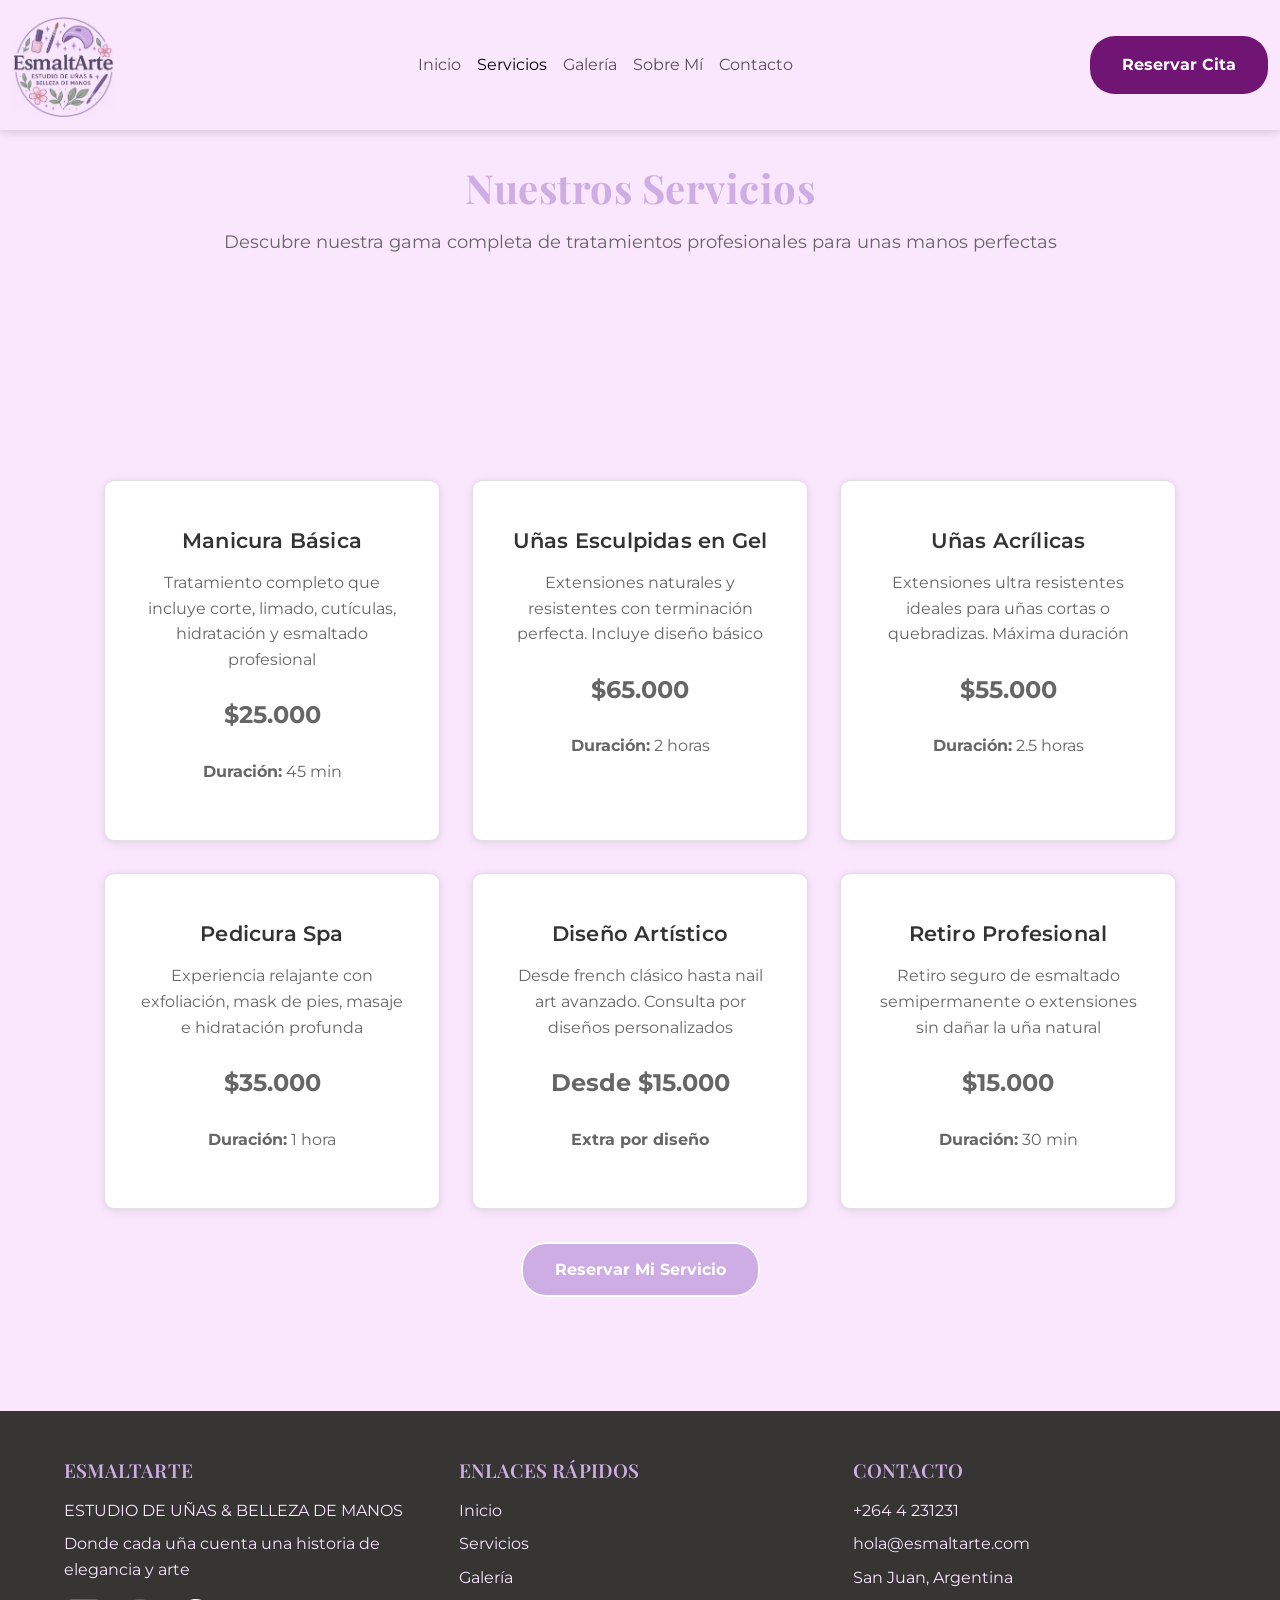
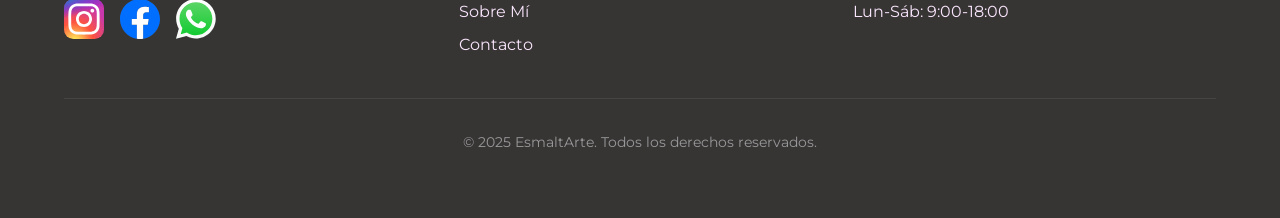
<file: html/servicios.html>
<!DOCTYPE html>
<html lang="es">

<head>
    <meta charset="UTF-8">
    <meta name="viewport" content="width=device-width, initial-scale=1.0">
    <title>Servicios - EsmaltArte</title>
    <!-- Favicon -->
    <link rel="icon" href="../img/esmaltarte-sin-fondo.png.png" type="image/png">
    <!-- CSS de Bootstrap -->
    <link href="https://cdn.jsdelivr.net/npm/bootstrap@5.3.2/dist/css/bootstrap.min.css" rel="stylesheet">
    <!-- Google Fonts -->
    <link
        href="https://fonts.googleapis.com/css2?family=Montserrat:wght@300;400;600;700&family=Playfair+Display:wght@400;600;700&display=swap"
        rel="stylesheet">
    <!-- CSS personalizado -->
    <link rel="stylesheet" href="../css/style.css">
</head>

<body>
    <header>
        <nav class="navbar navbar-expand-lg">
            <div class="container-fluid">
                <a class="navbar-brand" href="../index.html">
                    <img src="../img/imgagos.jpg" alt="Logo EsmaltArte" style="height:100px;"
                        class="d-inline-block align-text-top">
                </a>
                <button class="navbar-toggler" type="button" data-bs-toggle="collapse"
                    data-bs-target="#navbarNavServicios" aria-controls="navbarNavServicios" aria-expanded="false"
                    aria-label="Toggle navigation">
                    <span class="navbar-toggler-icon"></span>
                </button>
                <div class="collapse navbar-collapse" id="navbarNavServicios">
                    <ul class="navbar-nav mx-auto mb-2 mb-lg-0">
                        <li class="nav-item">
                            <a class="nav-link" href="../index.html">Inicio</a>
                        </li>
                        <li class="nav-item">
                            <a class="nav-link active" aria-current="page" href="servicios.html">Servicios</a>
                        </li>
                        <li class="nav-item">
                            <a class="nav-link" href="galeria.html">Galería</a>
                        </li>
                        <li class="nav-item">
                            <a class="nav-link" href="sobremi.html">Sobre Mí</a>
                        </li>
                        <li class="nav-item">
                            <a class="nav-link" href="contacto.html">Contacto</a>
                        </li>
                    </ul>
                    <a href="contacto.html" class="btn-reserva">Reservar Cita</a>
                </div>
            </div>
        </nav>
    </header>

    <main>
        <section class="page-header">
            <h1>Nuestros Servicios</h1>
            <p>Descubre nuestra gama completa de tratamientos profesionales para unas manos perfectas</p>
        </section>

        <section id="servicios-completos">
            <div class="servicios-grid">
                <article class="servicio-card" id="manicura">
                    <div class="servicio-icon"></div>
                    <h3>Manicura Básica</h3>
                    <p>Tratamiento completo que incluye corte, limado, cutículas, hidratación y esmaltado profesional
                    </p>
                    <p class="precio">$25.000</p>
                    <p><strong>Duración:</strong> 45 min</p>
                </article>

                <article class="servicio-card" id="esculpidas">
                    <div class="servicio-icon"></div>
                    <h3>Uñas Esculpidas en Gel</h3>
                    <p>Extensiones naturales y resistentes con terminación perfecta. Incluye diseño básico</p>
                    <p class="precio">$65.000</p>
                    <p><strong>Duración:</strong> 2 horas</p>
                </article>

                <article class="servicio-card">
                    <div class="servicio-icon"></div>
                    <h3>Uñas Acrílicas</h3>
                    <p>Extensiones ultra resistentes ideales para uñas cortas o quebradizas. Máxima duración</p>
                    <p class="precio">$55.000</p>
                    <p><strong>Duración:</strong> 2.5 horas</p>
                </article>

                <article class="servicio-card">
                    <div class="servicio-icon"></div>
                    <h3>Pedicura Spa</h3>
                    <p>Experiencia relajante con exfoliación, mask de pies, masaje e hidratación profunda</p>
                    <p class="precio">$35.000</p>
                    <p><strong>Duración:</strong> 1 hora</p>
                </article>

                <article class="servicio-card" id="disenos">
                    <div class="servicio-icon"></div>
                    <h3>Diseño Artístico</h3>
                    <p>Desde french clásico hasta nail art avanzado. Consulta por diseños personalizados</p>
                    <p class="precio">Desde $15.000</p>
                    <p><strong>Extra por diseño</strong></p>
                </article>

                <article class="servicio-card">
                    <div class="servicio-icon"></div>
                    <h3>Retiro Profesional</h3>
                    <p>Retiro seguro de esmaltado semipermanente o extensiones sin dañar la uña natural</p>
                    <p class="precio">$15.000</p>
                    <p><strong>Duración:</strong> 30 min</p>
                </article>
            </div>

            <div style="text-align: center; margin-top: 3rem;">
                <a href="contacto.html" class="btn-hero">Reservar Mi Servicio</a>
            </div>
        </section>
    </main>

    <footer>
        <div class="footer-content">
            <div class="footer-section">
                <h3>EsmaltArte</h3>
                <p>ESTUDIO DE UÑAS & BELLEZA DE MANOS</p>
                <p>Donde cada uña cuenta una historia de elegancia y arte</p>
                <div class="social-links">
                    <a href="https://www.instagram.com/esmaltarte.nails_?igsh=MWdjZG96OWtseHlocg==" target="_blank" aria-label="Instagram"><svg xmlns="http://www.w3.org/2000/svg" width="40" height="40" viewBox="0 0 256 256"><g fill="none"><rect width="256" height="256" fill="url(#SVGWRUqebek)" rx="60"/><rect width="256" height="256" fill="url(#SVGfkNpldMH)" rx="60"/><path fill="#fff" d="M128.009 28c-27.158 0-30.567.119-41.233.604c-10.646.488-17.913 2.173-24.271 4.646c-6.578 2.554-12.157 5.971-17.715 11.531c-5.563 5.559-8.98 11.138-11.542 17.713c-2.48 6.36-4.167 13.63-4.646 24.271c-.477 10.667-.602 14.077-.602 41.236s.12 30.557.604 41.223c.49 10.646 2.175 17.913 4.646 24.271c2.556 6.578 5.973 12.157 11.533 17.715c5.557 5.563 11.136 8.988 17.709 11.542c6.363 2.473 13.631 4.158 24.275 4.646c10.667.485 14.073.604 41.23.604c27.161 0 30.559-.119 41.225-.604c10.646-.488 17.921-2.173 24.284-4.646c6.575-2.554 12.146-5.979 17.702-11.542c5.563-5.558 8.979-11.137 11.542-17.712c2.458-6.361 4.146-13.63 4.646-24.272c.479-10.666.604-14.066.604-41.225s-.125-30.567-.604-41.234c-.5-10.646-2.188-17.912-4.646-24.27c-2.563-6.578-5.979-12.157-11.542-17.716c-5.562-5.562-11.125-8.979-17.708-11.53c-6.375-2.474-13.646-4.16-24.292-4.647c-10.667-.485-14.063-.604-41.23-.604zm-8.971 18.021c2.663-.004 5.634 0 8.971 0c26.701 0 29.865.096 40.409.575c9.75.446 15.042 2.075 18.567 3.444c4.667 1.812 7.994 3.979 11.492 7.48c3.5 3.5 5.666 6.833 7.483 11.5c1.369 3.52 3 8.812 3.444 18.562c.479 10.542.583 13.708.583 40.396s-.104 29.855-.583 40.396c-.446 9.75-2.075 15.042-3.444 18.563c-1.812 4.667-3.983 7.99-7.483 11.488c-3.5 3.5-6.823 5.666-11.492 7.479c-3.521 1.375-8.817 3-18.567 3.446c-10.542.479-13.708.583-40.409.583c-26.702 0-29.867-.104-40.408-.583c-9.75-.45-15.042-2.079-18.57-3.448c-4.666-1.813-8-3.979-11.5-7.479s-5.666-6.825-7.483-11.494c-1.369-3.521-3-8.813-3.444-18.563c-.479-10.542-.575-13.708-.575-40.413s.096-29.854.575-40.396c.446-9.75 2.075-15.042 3.444-18.567c1.813-4.667 3.983-8 7.484-11.5s6.833-5.667 11.5-7.483c3.525-1.375 8.819-3 18.569-3.448c9.225-.417 12.8-.542 31.437-.563zm62.351 16.604c-6.625 0-12 5.37-12 11.996c0 6.625 5.375 12 12 12s12-5.375 12-12s-5.375-12-12-12zm-53.38 14.021c-28.36 0-51.354 22.994-51.354 51.355s22.994 51.344 51.354 51.344c28.361 0 51.347-22.983 51.347-51.344c0-28.36-22.988-51.355-51.349-51.355zm0 18.021c18.409 0 33.334 14.923 33.334 33.334c0 18.409-14.925 33.334-33.334 33.334s-33.333-14.925-33.333-33.334c0-18.411 14.923-33.334 33.333-33.334"/><defs><radialGradient id="SVGWRUqebek" cx="0" cy="0" r="1" gradientTransform="matrix(0 -253.715 235.975 0 68 275.717)" gradientUnits="userSpaceOnUse"><stop stop-color="#fd5"/><stop offset=".1" stop-color="#fd5"/><stop offset=".5" stop-color="#ff543e"/><stop offset="1" stop-color="#c837ab"/></radialGradient><radialGradient id="SVGfkNpldMH" cx="0" cy="0" r="1" gradientTransform="matrix(22.25952 111.2061 -458.39518 91.75449 -42.881 18.441)" gradientUnits="userSpaceOnUse"><stop stop-color="#3771c8"/><stop offset=".128" stop-color="#3771c8"/><stop offset="1" stop-color="#60f" stop-opacity="0"/></radialGradient></defs></g></svg></a>
                    <a href="#" aria-label="Facebook"><svg xmlns="http://www.w3.org/2000/svg" width="40" height="40" viewBox="0 0 256 256"><path fill="#006fff" d="M256 128C256 57.308 198.692 0 128 0S0 57.308 0 128c0 63.888 46.808 116.843 108 126.445V165H75.5v-37H108V99.8c0-32.08 19.11-49.8 48.348-49.8C170.352 50 185 52.5 185 52.5V84h-16.14C152.959 84 148 93.867 148 103.99V128h35.5l-5.675 37H148v89.445c61.192-9.602 108-62.556 108-126.445"/><path fill="#fff" d="m177.825 165l5.675-37H148v-24.01C148 93.866 152.959 84 168.86 84H185V52.5S170.352 50 156.347 50C127.11 50 108 67.72 108 99.8V128H75.5v37H108v89.445A129 129 0 0 0 128 256a129 129 0 0 0 20-1.555V165z"/></svg></a>
                    <a href="https://wa.link/v7lb01" aria-label="WhatsApp"><svg xmlns="http://www.w3.org/2000/svg" width="39.69" height="40" viewBox="0 0 256 258"><defs><linearGradient id="SVGBRLHCcSy" x1="50%" x2="50%" y1="100%" y2="0%"><stop offset="0%" stop-color="#0cca2d"/><stop offset="100%" stop-color="#60d669"/></linearGradient><linearGradient id="SVGHW6lecxh" x1="50%" x2="50%" y1="100%" y2="0%"><stop offset="0%" stop-color="#f9f9f9"/><stop offset="100%" stop-color="#fff"/></linearGradient></defs><path fill="url(#SVGBRLHCcSy)" d="M5.463 127.456c-.006 21.677 5.658 42.843 16.428 61.499L4.433 252.697l65.232-17.104a123 123 0 0 0 58.8 14.97h.054c67.815 0 123.018-55.183 123.047-123.01c.013-32.867-12.775-63.773-36.009-87.025c-23.23-23.25-54.125-36.061-87.043-36.076c-67.823 0-123.022 55.18-123.05 123.004"/><path fill="url(#SVGHW6lecxh)" d="M1.07 127.416c-.007 22.457 5.86 44.38 17.014 63.704L0 257.147l67.571-17.717c18.618 10.151 39.58 15.503 60.91 15.511h.055c70.248 0 127.434-57.168 127.464-127.423c.012-34.048-13.236-66.065-37.3-90.15C194.633 13.286 162.633.014 128.536 0C58.276 0 1.099 57.16 1.071 127.416m40.24 60.376l-2.523-4.005c-10.606-16.864-16.204-36.352-16.196-56.363C22.614 69.029 70.138 21.52 128.576 21.52c28.3.012 54.896 11.044 74.9 31.06c20.003 20.018 31.01 46.628 31.003 74.93c-.026 58.395-47.551 105.91-105.943 105.91h-.042c-19.013-.01-37.66-5.116-53.922-14.765l-3.87-2.295l-40.098 10.513z"/><path fill="#fff" d="M96.678 74.148c-2.386-5.303-4.897-5.41-7.166-5.503c-1.858-.08-3.982-.074-6.104-.074c-2.124 0-5.575.799-8.492 3.984c-2.92 3.188-11.148 10.892-11.148 26.561s11.413 30.813 13.004 32.94c1.593 2.123 22.033 35.307 54.405 48.073c26.904 10.609 32.379 8.499 38.218 7.967c5.84-.53 18.844-7.702 21.497-15.139c2.655-7.436 2.655-13.81 1.859-15.142c-.796-1.327-2.92-2.124-6.105-3.716s-18.844-9.298-21.763-10.361c-2.92-1.062-5.043-1.592-7.167 1.597c-2.124 3.184-8.223 10.356-10.082 12.48c-1.857 2.129-3.716 2.394-6.9.801c-3.187-1.598-13.444-4.957-25.613-15.806c-9.468-8.442-15.86-18.867-17.718-22.056c-1.858-3.184-.199-4.91 1.398-6.497c1.431-1.427 3.186-3.719 4.78-5.578c1.588-1.86 2.118-3.187 3.18-5.311c1.063-2.126.531-3.986-.264-5.579c-.798-1.593-6.987-17.343-9.819-23.64"/></svg></a>
                </div>
            </div>
            <div class="footer-section">
                <h3>Enlaces Rápidos</h3>
                <a href="../index.html">Inicio</a>
                <a href="servicios.html">Servicios</a>
                <a href="galeria.html">Galería</a>
                <a href="sobremi.html">Sobre Mí</a>
                <a href="contacto.html">Contacto</a>
            </div>
            <div class="footer-section">
                <h3>Contacto</h3>
                <p> +264 4 231231</p>
                <p> hola@esmaltarte.com</p>
                <p> San Juan, Argentina</p>
                <p> Lun-Sáb: 9:00-18:00</p>
            </div>
        </div>
        <div class="copyright">
            <p>&copy; 2025 EsmaltArte. Todos los derechos reservados.</p>
        </div>
    </footer>

    <!-- Bootstrap bundle (incluye Popper) -->
    <script src="https://cdn.jsdelivr.net/npm/bootstrap@5.3.2/dist/js/bootstrap.bundle.min.js"></script>
</body>

</html>
</file>
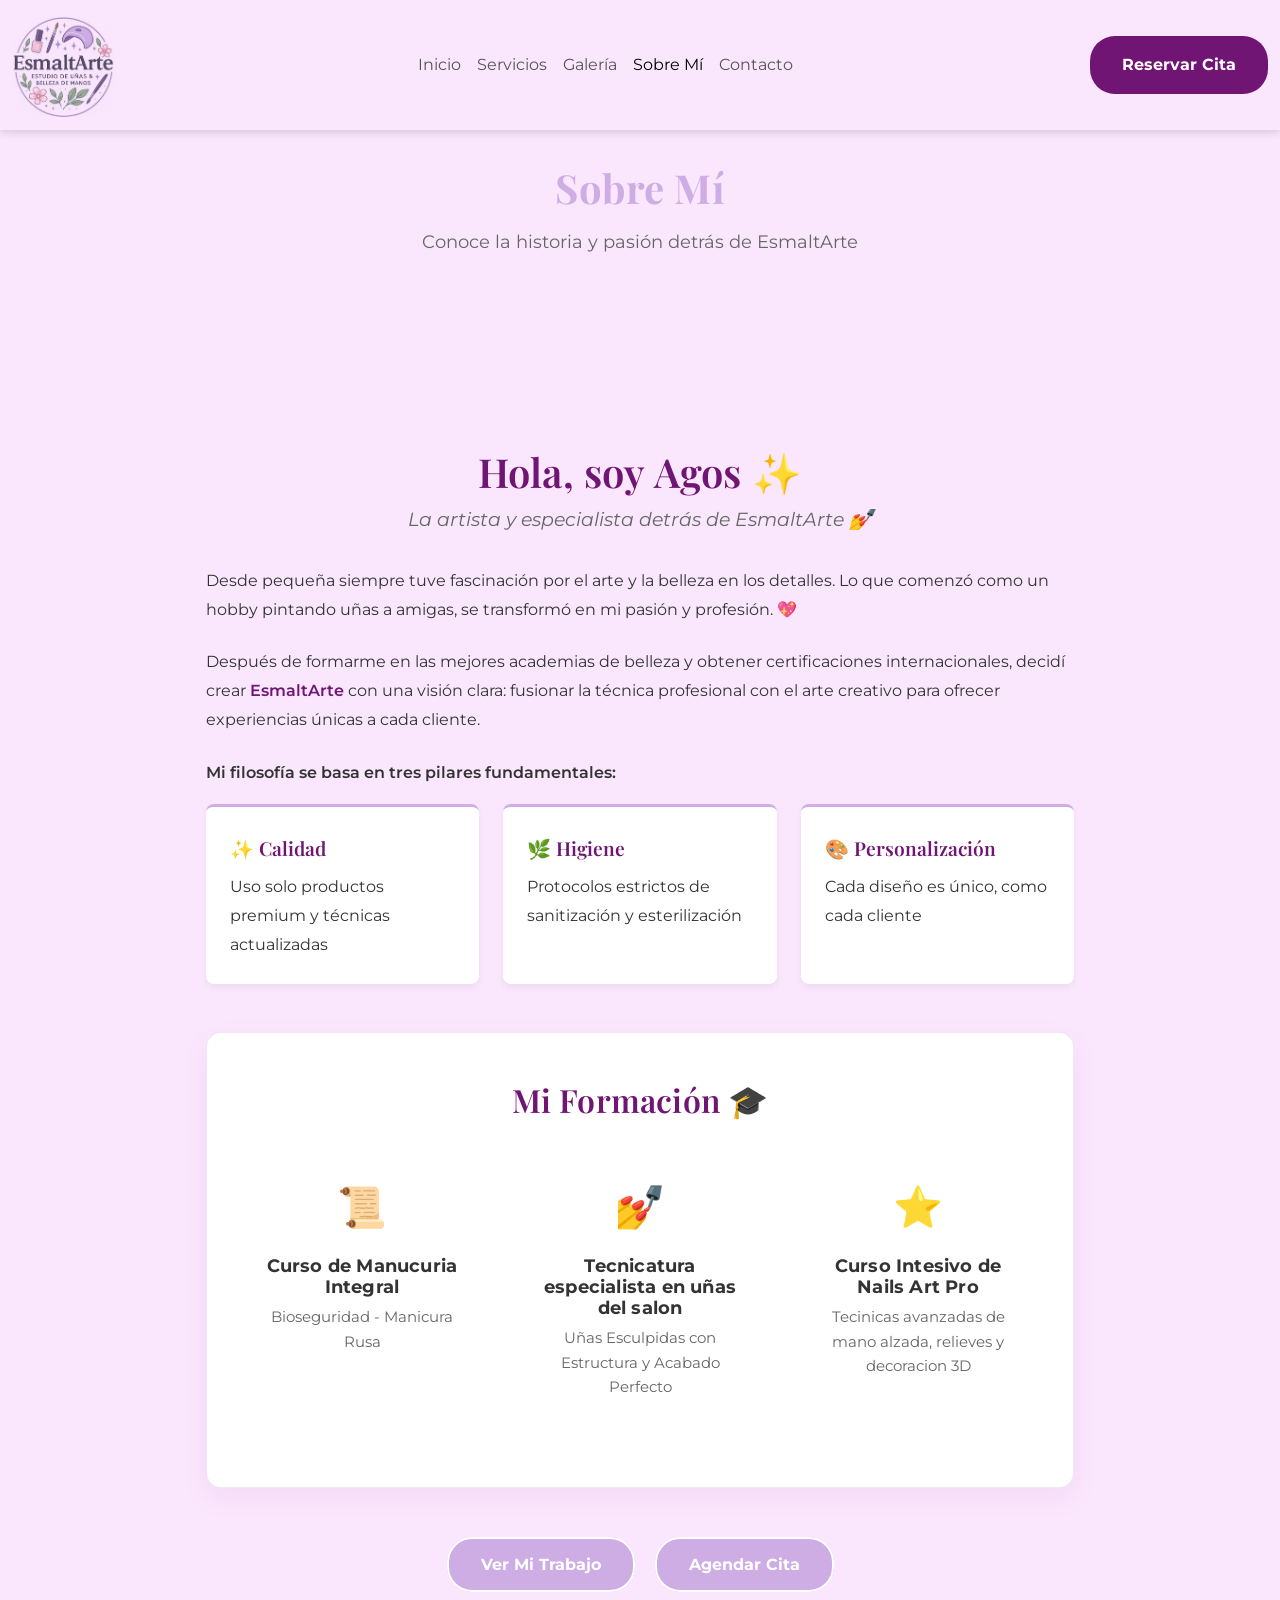
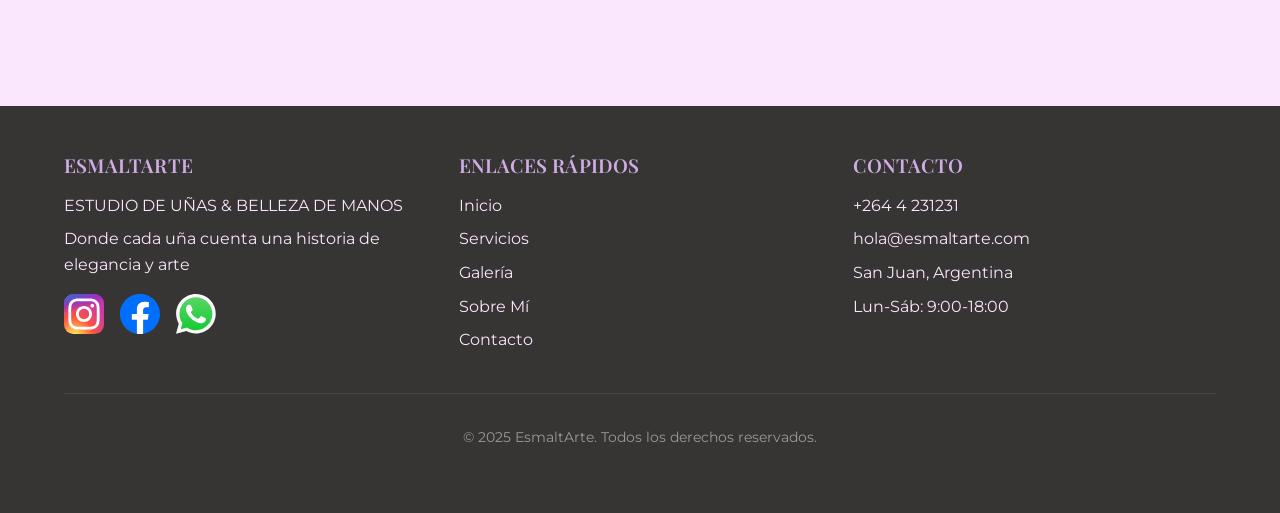
<file: html/sobremi.html>
<!DOCTYPE html>
<html lang="es">

<head>
    <meta charset="UTF-8">
    <meta name="viewport" content="width=device-width, initial-scale=1.0">
    <title>Sobre Mí - EsmaltArte</title>
    <!-- Favicon -->
    <link rel="icon" href="../img/esmaltarte-sin-fondo.png.png" type="image/png">
    <!-- Bootstrap CSS -->
    <link href="https://cdn.jsdelivr.net/npm/bootstrap@5.3.2/dist/css/bootstrap.min.css" rel="stylesheet">
    <!-- Google Fonts -->
    <link
        href="https://fonts.googleapis.com/css2?family=Montserrat:wght@300;400;600;700&family=Playfair+Display:wght@400;600;700&display=swap"
        rel="stylesheet">
    <!-- CSS personalizado -->
    <link rel="stylesheet" href="../css/style.css">
</head>

<body>
    <header>
        <nav class="navbar navbar-expand-lg">
            <div class="container-fluid">
                <a class="navbar-brand" href="../index.html">
                    <img src="../img/imgagos.jpg" alt="Logo EsmaltArte" style="height:100px;"
                        class="d-inline-block align-text-top">
                </a>
                <button class="navbar-toggler" type="button" data-bs-toggle="collapse"
                    data-bs-target="#navbarNavSobreMi" aria-controls="navbarNavSobreMi" aria-expanded="false"
                    aria-label="Toggle navigation">
                    <span class="navbar-toggler-icon"></span>
                </button>
                <div class="collapse navbar-collapse" id="navbarNavSobreMi">
                    <ul class="navbar-nav mx-auto mb-2 mb-lg-0">
                        <li class="nav-item">
                            <a class="nav-link" href="../index.html">Inicio</a>
                        </li>
                        <li class="nav-item">
                            <a class="nav-link" href="servicios.html">Servicios</a>
                        </li>
                        <li class="nav-item">
                            <a class="nav-link" href="galeria.html">Galería</a>
                        </li>
                        <li class="nav-item">
                            <a class="nav-link active" aria-current="page" href="sobremi.html">Sobre Mí</a>
                        </li>
                        <li class="nav-item">
                            <a class="nav-link" href="contacto.html">Contacto</a>
                        </li>
                    </ul>
                    <a href="contacto.html" class="btn-reserva">Reservar Cita</a>
                </div>
            </div>
        </nav>
    </header>

    <main>
        <section class="page-header">
            <h1>Sobre Mí</h1>
            <p>Conoce la historia y pasión detrás de EsmaltArte</p>
        </section>

        <section id="sobre-contenido" class="seccion-sobre-mi">
            <div class="contenedor-sobre">
                <!-- Sección Intro Principal -->
                <div class="intro-sobre">
                    <h2>Hola, soy Agos ✨</h2>
                    <span class="subtitulo">
                        La artista y especialista detrás de EsmaltArte 💅
                    </span>

                    <div class="texto-biografia">
                        <p>Desde pequeña siempre tuve fascinación por el arte y la belleza en los detalles. Lo que
                            comenzó como un hobby pintando uñas a amigas, se transformó en mi pasión y profesión. 💖</p>

                        <p>Después de formarme en las mejores academias de belleza y obtener certificaciones
                            internacionales, decidí crear <strong>EsmaltArte</strong> con una visión clara: fusionar la
                            técnica profesional con el arte creativo para ofrecer experiencias únicas a cada cliente.
                        </p>

                        <p class="titulo-filosofia">Mi filosofía se basa en tres pilares fundamentales:</p>
                        
                        <ul class="lista-valores">
                            <li>
                                <strong>✨ Calidad</strong>
                                Uso solo productos premium y técnicas actualizadas
                            </li>
                            <li>
                                <strong>🌿 Higiene</strong>
                                Protocolos estrictos de sanitización y esterilización
                            </li>
                            <li>
                                <strong>🎨 Personalización</strong>
                                Cada diseño es único, como cada cliente
                            </li>
                        </ul>
                    </div>
                </div>

                <!-- Sección de Certificaciones (diferenciada) -->
                <div class="seccion-formacion">
                    <h3>Mi Formación 🎓</h3>
                    <div class="grid-formacion">
                        <div class="item-formacion">
                            <div class="icono-formacion">📜</div>
                            <h4>Curso de Manucuria Integral</h4>
                            <p>Bioseguridad - Manicura Rusa</p>
                        </div>
                        <div class="item-formacion">
                            <div class="icono-formacion">💅</div>
                            <h4>Tecnicatura especialista en uñas del salon</h4>
                            <p>Uñas Esculpidas con Estructura y Acabado Perfecto</p>
                        </div>
                        <div class="item-formacion">
                            <div class="icono-formacion">⭐</div>
                            <h4>Curso Intesivo de Nails Art Pro</h4>
                            <p>Tecinicas avanzadas de mano alzada, relieves y decoracion 3D</p>
                        </div>
                    </div>
                </div>

                <div class="acciones-finales">
                    <a href="galeria.html" class="btn-hero">Ver Mi Trabajo</a>
                    <a href="contacto.html" class="btn-hero secundario">Agendar Cita</a>
                </div>
            </div>
        </section>
    </main>

    <footer>
        <div class="footer-content">
            <div class="footer-section">
                <h3>EsmaltArte</h3>
                <p>ESTUDIO DE UÑAS & BELLEZA DE MANOS</p>
                <p>Donde cada uña cuenta una historia de elegancia y arte</p>
                <div class="social-links">
                    <a href="https://www.instagram.com/esmaltarte.nails_?igsh=MWdjZG96OWtseHlocg==" target="_blank" aria-label="Instagram"><svg xmlns="http://www.w3.org/2000/svg" width="40" height="40" viewBox="0 0 256 256"><g fill="none"><rect width="256" height="256" fill="url(#SVGWRUqebek)" rx="60"/><rect width="256" height="256" fill="url(#SVGfkNpldMH)" rx="60"/><path fill="#fff" d="M128.009 28c-27.158 0-30.567.119-41.233.604c-10.646.488-17.913 2.173-24.271 4.646c-6.578 2.554-12.157 5.971-17.715 11.531c-5.563 5.559-8.98 11.138-11.542 17.713c-2.48 6.36-4.167 13.63-4.646 24.271c-.477 10.667-.602 14.077-.602 41.236s.12 30.557.604 41.223c.49 10.646 2.175 17.913 4.646 24.271c2.556 6.578 5.973 12.157 11.533 17.715c5.557 5.563 11.136 8.988 17.709 11.542c6.363 2.473 13.631 4.158 24.275 4.646c10.667.485 14.073.604 41.23.604c27.161 0 30.559-.119 41.225-.604c10.646-.488 17.921-2.173 24.284-4.646c6.575-2.554 12.146-5.979 17.702-11.542c5.563-5.558 8.979-11.137 11.542-17.712c2.458-6.361 4.146-13.63 4.646-24.272c.479-10.666.604-14.066.604-41.225s-.125-30.567-.604-41.234c-.5-10.646-2.188-17.912-4.646-24.27c-2.563-6.578-5.979-12.157-11.542-17.716c-5.562-5.562-11.125-8.979-17.708-11.53c-6.375-2.474-13.646-4.16-24.292-4.647c-10.667-.485-14.063-.604-41.23-.604zm-8.971 18.021c2.663-.004 5.634 0 8.971 0c26.701 0 29.865.096 40.409.575c9.75.446 15.042 2.075 18.567 3.444c4.667 1.812 7.994 3.979 11.492 7.48c3.5 3.5 5.666 6.833 7.483 11.5c1.369 3.52 3 8.812 3.444 18.562c.479 10.542.583 13.708.583 40.396s-.104 29.855-.583 40.396c-.446 9.75-2.075 15.042-3.444 18.563c-1.812 4.667-3.983 7.99-7.483 11.488c-3.5 3.5-6.823 5.666-11.492 7.479c-3.521 1.375-8.817 3-18.567 3.446c-10.542.479-13.708.583-40.409.583c-26.702 0-29.867-.104-40.408-.583c-9.75-.45-15.042-2.079-18.57-3.448c-4.666-1.813-8-3.979-11.5-7.479s-5.666-6.825-7.483-11.494c-1.369-3.521-3-8.813-3.444-18.563c-.479-10.542-.575-13.708-.575-40.413s.096-29.854.575-40.396c.446-9.75 2.075-15.042 3.444-18.567c1.813-4.667 3.983-8 7.484-11.5s6.833-5.667 11.5-7.483c3.525-1.375 8.819-3 18.569-3.448c9.225-.417 12.8-.542 31.437-.563zm62.351 16.604c-6.625 0-12 5.37-12 11.996c0 6.625 5.375 12 12 12s12-5.375 12-12s-5.375-12-12-12zm-53.38 14.021c-28.36 0-51.354 22.994-51.354 51.355s22.994 51.344 51.354 51.344c28.361 0 51.347-22.983 51.347-51.344c0-28.36-22.988-51.355-51.349-51.355zm0 18.021c18.409 0 33.334 14.923 33.334 33.334c0 18.409-14.925 33.334-33.334 33.334s-33.333-14.925-33.333-33.334c0-18.411 14.923-33.334 33.333-33.334"/><defs><radialGradient id="SVGWRUqebek" cx="0" cy="0" r="1" gradientTransform="matrix(0 -253.715 235.975 0 68 275.717)" gradientUnits="userSpaceOnUse"><stop stop-color="#fd5"/><stop offset=".1" stop-color="#fd5"/><stop offset=".5" stop-color="#ff543e"/><stop offset="1" stop-color="#c837ab"/></radialGradient><radialGradient id="SVGfkNpldMH" cx="0" cy="0" r="1" gradientTransform="matrix(22.25952 111.2061 -458.39518 91.75449 -42.881 18.441)" gradientUnits="userSpaceOnUse"><stop stop-color="#3771c8"/><stop offset=".128" stop-color="#3771c8"/><stop offset="1" stop-color="#60f" stop-opacity="0"/></radialGradient></defs></g></svg></a>
                    <a href="#" aria-label="Facebook"><svg xmlns="http://www.w3.org/2000/svg" width="40" height="40" viewBox="0 0 256 256"><path fill="#006fff" d="M256 128C256 57.308 198.692 0 128 0S0 57.308 0 128c0 63.888 46.808 116.843 108 126.445V165H75.5v-37H108V99.8c0-32.08 19.11-49.8 48.348-49.8C170.352 50 185 52.5 185 52.5V84h-16.14C152.959 84 148 93.867 148 103.99V128h35.5l-5.675 37H148v89.445c61.192-9.602 108-62.556 108-126.445"/><path fill="#fff" d="m177.825 165l5.675-37H148v-24.01C148 93.866 152.959 84 168.86 84H185V52.5S170.352 50 156.347 50C127.11 50 108 67.72 108 99.8V128H75.5v37H108v89.445A129 129 0 0 0 128 256a129 129 0 0 0 20-1.555V165z"/></svg></a>
                    <a href="https://wa.link/v7lb01" aria-label="WhatsApp"><svg xmlns="http://www.w3.org/2000/svg" width="39.69" height="40" viewBox="0 0 256 258"><defs><linearGradient id="SVGBRLHCcSy" x1="50%" x2="50%" y1="100%" y2="0%"><stop offset="0%" stop-color="#0cca2d"/><stop offset="100%" stop-color="#60d669"/></linearGradient><linearGradient id="SVGHW6lecxh" x1="50%" x2="50%" y1="100%" y2="0%"><stop offset="0%" stop-color="#f9f9f9"/><stop offset="100%" stop-color="#fff"/></linearGradient></defs><path fill="url(#SVGBRLHCcSy)" d="M5.463 127.456c-.006 21.677 5.658 42.843 16.428 61.499L4.433 252.697l65.232-17.104a123 123 0 0 0 58.8 14.97h.054c67.815 0 123.018-55.183 123.047-123.01c.013-32.867-12.775-63.773-36.009-87.025c-23.23-23.25-54.125-36.061-87.043-36.076c-67.823 0-123.022 55.18-123.05 123.004"/><path fill="url(#SVGHW6lecxh)" d="M1.07 127.416c-.007 22.457 5.86 44.38 17.014 63.704L0 257.147l67.571-17.717c18.618 10.151 39.58 15.503 60.91 15.511h.055c70.248 0 127.434-57.168 127.464-127.423c.012-34.048-13.236-66.065-37.3-90.15C194.633 13.286 162.633.014 128.536 0C58.276 0 1.099 57.16 1.071 127.416m40.24 60.376l-2.523-4.005c-10.606-16.864-16.204-36.352-16.196-56.363C22.614 69.029 70.138 21.52 128.576 21.52c28.3.012 54.896 11.044 74.9 31.06c20.003 20.018 31.01 46.628 31.003 74.93c-.026 58.395-47.551 105.91-105.943 105.91h-.042c-19.013-.01-37.66-5.116-53.922-14.765l-3.87-2.295l-40.098 10.513z"/><path fill="#fff" d="M96.678 74.148c-2.386-5.303-4.897-5.41-7.166-5.503c-1.858-.08-3.982-.074-6.104-.074c-2.124 0-5.575.799-8.492 3.984c-2.92 3.188-11.148 10.892-11.148 26.561s11.413 30.813 13.004 32.94c1.593 2.123 22.033 35.307 54.405 48.073c26.904 10.609 32.379 8.499 38.218 7.967c5.84-.53 18.844-7.702 21.497-15.139c2.655-7.436 2.655-13.81 1.859-15.142c-.796-1.327-2.92-2.124-6.105-3.716s-18.844-9.298-21.763-10.361c-2.92-1.062-5.043-1.592-7.167 1.597c-2.124 3.184-8.223 10.356-10.082 12.48c-1.857 2.129-3.716 2.394-6.9.801c-3.187-1.598-13.444-4.957-25.613-15.806c-9.468-8.442-15.86-18.867-17.718-22.056c-1.858-3.184-.199-4.91 1.398-6.497c1.431-1.427 3.186-3.719 4.78-5.578c1.588-1.86 2.118-3.187 3.18-5.311c1.063-2.126.531-3.986-.264-5.579c-.798-1.593-6.987-17.343-9.819-23.64"/></svg></a>
                </div>
            </div>
            <div class="footer-section">
                <h3>Enlaces Rápidos</h3>
                <a href="../index.html">Inicio</a>
                <a href="servicios.html">Servicios</a>
                <a href="galeria.html">Galería</a>
                <a href="sobremi.html">Sobre Mí</a>
                <a href="contacto.html">Contacto</a>
            </div>
            <div class="footer-section">
                <h3>Contacto</h3>
                <p> +264 4 231231</p>
                <p> hola@esmaltarte.com</p>
                <p> San Juan, Argentina</p>
                <p> Lun-Sáb: 9:00-18:00</p>
            </div>
        </div>
        <div class="copyright">
            <p>&copy; 2025 EsmaltArte. Todos los derechos reservados.</p>
        </div>
    </footer>

    <!-- Bootstrap bundle (incluye Popper) -->
    <script src="https://cdn.jsdelivr.net/npm/bootstrap@5.3.2/dist/js/bootstrap.bundle.min.js"></script>
</body>

</html>
</file>
<file: css/style.css>
@keyframes shake-top {
  0%, 100% {
    transform: rotate(0deg);
    transform-origin: 50% 0;
  }
  10% {
    transform: rotate(2deg);
  }
  20%, 40%, 60% {
    transform: rotate(-4deg);
  }
  30%, 50%, 70% {
    transform: rotate(4deg);
  }
  80% {
    transform: rotate(-2deg);
  }
  90% {
    transform: rotate(2deg);
  }
}
@keyframes gentle-shake {
  0%, 100% {
    transform: translateX(0) rotate(0deg);
  }
  25% {
    transform: translateX(-2px) rotate(-1deg);
  }
  75% {
    transform: translateX(2px) rotate(1deg);
  }
}
@keyframes breathe {
  0%, 100% {
    transform: scale(1);
  }
  50% {
    transform: scale(1.05);
  }
}
* {
  margin: 0;
  padding: 0;
  box-sizing: border-box;
}

body {
  font-family: "Montserrat", sans-serif;
  line-height: 1.6;
  color: #333333;
  background-color: #fae6fd;
}

h1, h2, h3, h4, h5, h6 {
  font-family: "Playfair Display", serif;
  font-weight: 700;
  letter-spacing: 0.3px;
}

h1 {
  font-weight: 700;
  letter-spacing: 0.5px;
}

h2 {
  font-family: "Montserrat", sans-serif;
  font-weight: 600;
  letter-spacing: 0.2px;
}

h3, h4, h5, h6 {
  font-family: "Montserrat", sans-serif;
  font-weight: 600;
  letter-spacing: 0.2px;
}

main {
  margin-top: 100px;
  min-height: calc(100vh - 200px);
}

header {
  background-color: #fae6fd;
  box-shadow: 0 2px 10px rgba(0, 0, 0, 0.1);
  position: fixed;
  width: 100%;
  top: 0;
  z-index: 1000;
}

.navbar {
  background-color: #fae6fd !important;
  box-shadow: 0 2px 8px rgba(0, 0, 0, 0.06);
}
.navbar .navbar-brand img {
  height: 80px;
  object-fit: contain;
}
.navbar .navbar-nav.mx-auto {
  margin-left: auto !important;
  margin-right: auto !important;
}

section {
  padding: 4rem 5%;
  max-width: 1200px;
  margin: 0 auto;
}

.page-header {
  text-align: center;
  margin-bottom: 3rem;
}
.page-header h1 {
  font-size: 2.5rem;
  color: #ceade5;
  margin-bottom: 1rem;
  font-family: "Playfair Display", serif;
  font-weight: 700;
  letter-spacing: 0.5px;
}
.page-header p {
  font-size: 1.1rem;
  color: #666666;
}

footer {
  background-color: #373434;
  color: white;
  padding: 3rem 5%;
  margin-top: 4rem;
  font-family: "Montserrat", sans-serif;
  line-height: 1.6;
}

.footer-content {
  max-width: 1200px;
  margin: 0 auto;
  display: grid;
  grid-template-columns: repeat(auto-fit, minmax(250px, 1fr));
  gap: 2rem;
}

.footer-section h3 {
  color: #ceade5;
  margin-bottom: 1rem;
  font-size: 1.2rem;
  font-family: "Playfair Display", serif;
  font-weight: 600;
  letter-spacing: 0.2px;
  text-transform: uppercase;
}
.footer-section p,
.footer-section a {
  color: #fae6fd;
  margin-bottom: 0.5rem;
  display: block;
  text-decoration: none;
  transition: all 0.3s ease;
}
.footer-section p:hover,
.footer-section a:hover {
  color: white;
}

.social-links {
  display: flex;
  gap: 1rem;
  margin-top: 1rem;
}
.social-links a {
  display: flex;
  align-items: center;
  justify-content: center;
  width: 40px;
  height: 40px;
  background-color: #444;
  border-radius: 50%;
  transition: all 0.3s ease;
}
.social-links a:hover {
  background-color: #ceade5;
  transform: translateY(-2px);
}

.copyright {
  text-align: center;
  margin-top: 2rem;
  padding-top: 2rem;
  border-top: 1px solid #444;
  color: #999;
  font-size: 0.9rem;
}

@media (max-width: 992px) {
  main {
    margin-top: 110px;
  }
  .navbar .navbar-brand img {
    height: 70px;
  }
  .hero {
    padding: 4rem 2rem;
  }
  .galeria-item {
    height: 220px;
  }
  .servicio-card {
    padding: 1.5rem;
  }
  section {
    padding: 2.5rem 3%;
  }
}
@media (max-width: 768px) {
  main {
    margin-top: 130px;
  }
  .navbar .navbar-brand img {
    height: 60px;
  }
  .navbar .navbar-nav.mx-auto {
    margin: 0 !important;
  }
  .navbar-nav {
    gap: 0.5rem;
  }
  .btn-reserva {
    margin-left: 0;
    align-self: flex-end;
    margin-top: 0.5rem;
  }
  .hero h1 {
    font-size: 1.8rem;
  }
  .hero p {
    font-size: 1rem;
  }
  .galeria-item {
    height: 180px;
  }
  .page-header h1 {
    font-size: 1.8rem;
  }
  .servicios-grid {
    gap: 1rem;
  }
}
@media (max-width: 576px) {
  main {
    margin-top: 150px;
  }
  .navbar .navbar-brand img {
    height: 60px;
  }
  .galeria-item {
    height: 150px;
  }
  .btn-hero,
  .btn-reserva,
  .btn-enviar {
    padding: 0.6rem 1rem;
    font-size: 0.9rem;
  }
  section {
    padding: 2rem 1.5rem;
  }
}
.btn-reserva {
  background-color: #701574;
  color: white;
  padding: 1rem 2rem;
  border-radius: 25px;
  text-decoration: none;
  font-weight: bold;
  font-family: "Montserrat", sans-serif;
  margin-left: 10px;
  display: inline-block;
  transition: all 0.3s ease;
}
.btn-reserva:hover {
  background-color: #701574;
  color: white;
  animation: gentle-shake 0.6s ease-in-out both;
}

.btn-hero {
  background-color: #ceade5;
  color: white;
  border: 2px solid white;
  padding: 1rem 2rem;
  border-radius: 25px;
  text-decoration: none;
  font-weight: bold;
  font-family: "Montserrat", sans-serif;
  transition: all 0.3s ease;
}
.btn-hero:hover {
  background-color: #701574;
  animation: gentle-shake 0.6s ease-in-out both;
}
.btn-hero.secundario {
  background-color: #ceade5;
  color: white;
  border: 2px solid white;
}
.btn-hero.secundario:hover {
  background-color: #701574;
  color: white;
  animation: gentle-shake 0.6s ease-in-out both;
}

.btn-enviar {
  background-color: #701574;
  color: white;
  border: none;
  padding: 1rem 2rem;
  border-radius: 25px;
  font-size: 1rem;
  font-weight: bold;
  font-family: "Montserrat", sans-serif;
  cursor: pointer;
  width: 100%;
  transition: all 0.3s ease;
}
.btn-enviar:hover {
  background-color: #ceade5;
  animation: gentle-shake 0.6s ease-in-out both;
}

.btn-attention {
  position: relative;
}
@media (max-width: 768px) {
  .btn-attention {
    animation: breathe 4s ease-in-out infinite, gentle-shake 0.8s cubic-bezier(0.455, 0.03, 0.515, 0.955) 3s infinite;
  }
}
@keyframes breathe {
  0%, 100% {
    transform: scale(1);
  }
  50% {
    transform: scale(1.05);
  }
}

.servicios-grid {
  display: grid;
  grid-template-columns: repeat(auto-fit, minmax(300px, 1fr));
  gap: 2rem;
  margin-top: 2rem;
}

.servicio-card {
  background: #ffffff;
  border-radius: 10px;
  padding: 2rem;
  text-align: center;
  box-shadow: 0 2px 10px rgba(0, 0, 0, 0.1);
  border: 1px solid #e0e0e0;
  transition: transform 0.3s ease;
}
.servicio-card:hover {
  transform: translateY(-5px);
  box-shadow: 0 10px 25px rgba(0, 0, 0, 0.15);
}

.servicio-icon {
  font-size: 3rem;
  margin-bottom: 1rem;
}

.servicio-card h3 {
  color: #333333;
  margin-bottom: 1rem;
  font-size: 1.3rem;
}

.servicio-card p {
  color: #666666;
  margin-bottom: 1.5rem;
}

.precio {
  font-size: 1.5rem;
  font-weight: bold;
  color: #ceade5;
  margin-bottom: 1rem;
}

.galeria-grid {
  display: grid;
  grid-template-columns: repeat(auto-fit, minmax(250px, 1fr));
  gap: 1rem;
  margin-top: 2rem;
}

.galeria-item {
  position: relative;
  height: 250px;
  background: #f9f9f9;
  border-radius: 8px;
  overflow: hidden;
}
.galeria-item img {
  width: 100%;
  height: 100%;
  object-fit: cover;
  transition: transform 0.3s ease;
}
.galeria-item:hover img {
  transform: scale(1.05);
}

.galeria-cta {
  margin-top: 3rem;
  text-align: center;
  display: flex;
  flex-direction: column;
  justify-content: center;
  gap: 1.5rem;
  align-items: center;
}
.galeria-cta p {
  font-size: 1.2rem;
  margin-bottom: 0;
}

.form-contacto {
  max-width: 600px;
  margin: 0 auto;
  font-family: "Montserrat", sans-serif;
}

.form-group {
  margin-bottom: 5px;
}
.form-group label {
  display: block;
  margin-bottom: 0.5rem;
  font-weight: bold;
  color: #333333;
  font-family: "Montserrat", sans-serif;
}
.form-group input,
.form-group textarea,
.form-group select {
  width: 100%;
  padding: 0.8rem;
  border: 1px solid #e0e0e0;
  border-radius: 5px;
  font-size: 1rem;
  font-family: "Montserrat", sans-serif;
  color: #333333;
}
.form-group input:focus,
.form-group textarea:focus,
.form-group select:focus {
  outline: none;
  border-color: #ceade5;
  box-shadow: 0 0 0 2px rgba(206, 173, 229, 0.1);
}

.hero {
  background: #ceade5;
  text-align: center;
  padding: 4rem 5%;
}
.hero h1 {
  font-size: 2.5rem;
  margin-bottom: 1rem;
  font-family: "Playfair Display", serif;
  font-weight: 700;
  letter-spacing: 0.5px;
}
.hero p {
  font-size: 1.2rem;
  margin-bottom: 2rem;
  opacity: 0.9;
}

.seccion-sobre-mi {
  padding: 4rem 0;
}
.seccion-sobre-mi .contenedor-sobre {
  max-width: 900px;
  margin: 0 auto;
  text-align: center;
  padding: 0 1rem;
}

.intro-sobre {
  margin-bottom: 3rem;
}
.intro-sobre h2 {
  font-family: "Playfair Display", serif;
  color: #701574;
  font-size: 2.5rem;
  margin-bottom: 0.5rem;
}
.intro-sobre .subtitulo {
  font-family: "Montserrat", sans-serif;
  font-size: 1.2rem;
  color: #666666;
  font-style: italic;
  margin-bottom: 2rem;
  display: block;
}

.texto-biografia {
  text-align: left;
  line-height: 1.8;
  color: #333333;
  font-family: "Montserrat", sans-serif;
}
.texto-biografia p {
  margin-bottom: 1.5rem;
}
.texto-biografia strong {
  color: #701574;
  font-weight: 600;
}
.texto-biografia .titulo-filosofia {
  margin-bottom: 1rem;
  font-weight: 600;
}

.lista-valores {
  list-style: none;
  padding: 0;
  display: grid;
  grid-template-columns: repeat(auto-fit, minmax(250px, 1fr));
  gap: 1.5rem;
}
.lista-valores li {
  background: #ffffff;
  padding: 1.5rem;
  border-radius: 8px;
  box-shadow: 0 4px 6px rgba(0, 0, 0, 0.05);
  border-top: 3px solid #ceade5;
}
.lista-valores li strong {
  display: block;
  color: #701574;
  font-family: "Playfair Display", serif;
  font-size: 1.2rem;
  margin-bottom: 0.5rem;
}

.seccion-formacion {
  background: #ffffff;
  padding: 3rem 2rem;
  border-radius: 15px;
  box-shadow: 0 10px 30px rgba(112, 21, 116, 0.05);
  border: 1px solid rgba(206, 173, 229, 0.3);
}
.seccion-formacion h3 {
  font-family: "Playfair Display", serif;
  color: #701574;
  margin-bottom: 2rem;
  font-size: 2rem;
  text-align: center;
}
.seccion-formacion .grid-formacion {
  display: grid;
  grid-template-columns: repeat(auto-fit, minmax(220px, 1fr));
  gap: 2rem;
}
.seccion-formacion .item-formacion {
  text-align: center;
  padding: 1.5rem;
  transition: transform 0.3s ease;
}
.seccion-formacion .item-formacion:hover {
  transform: translateY(-5px);
}
.seccion-formacion .item-formacion .icono-formacion {
  font-size: 2.5rem;
  margin-bottom: 1rem;
}
.seccion-formacion .item-formacion h4 {
  color: #333333;
  font-weight: 700;
  margin-bottom: 0.5rem;
  font-size: 1.1rem;
}
.seccion-formacion .item-formacion p {
  color: #666666;
  font-size: 0.95rem;
}

.acciones-finales {
  margin-top: 4rem;
  text-align: center;
}
.acciones-finales .btn-hero {
  margin: 0.5rem;
}

/*# sourceMappingURL=style.css.map */
</file>
